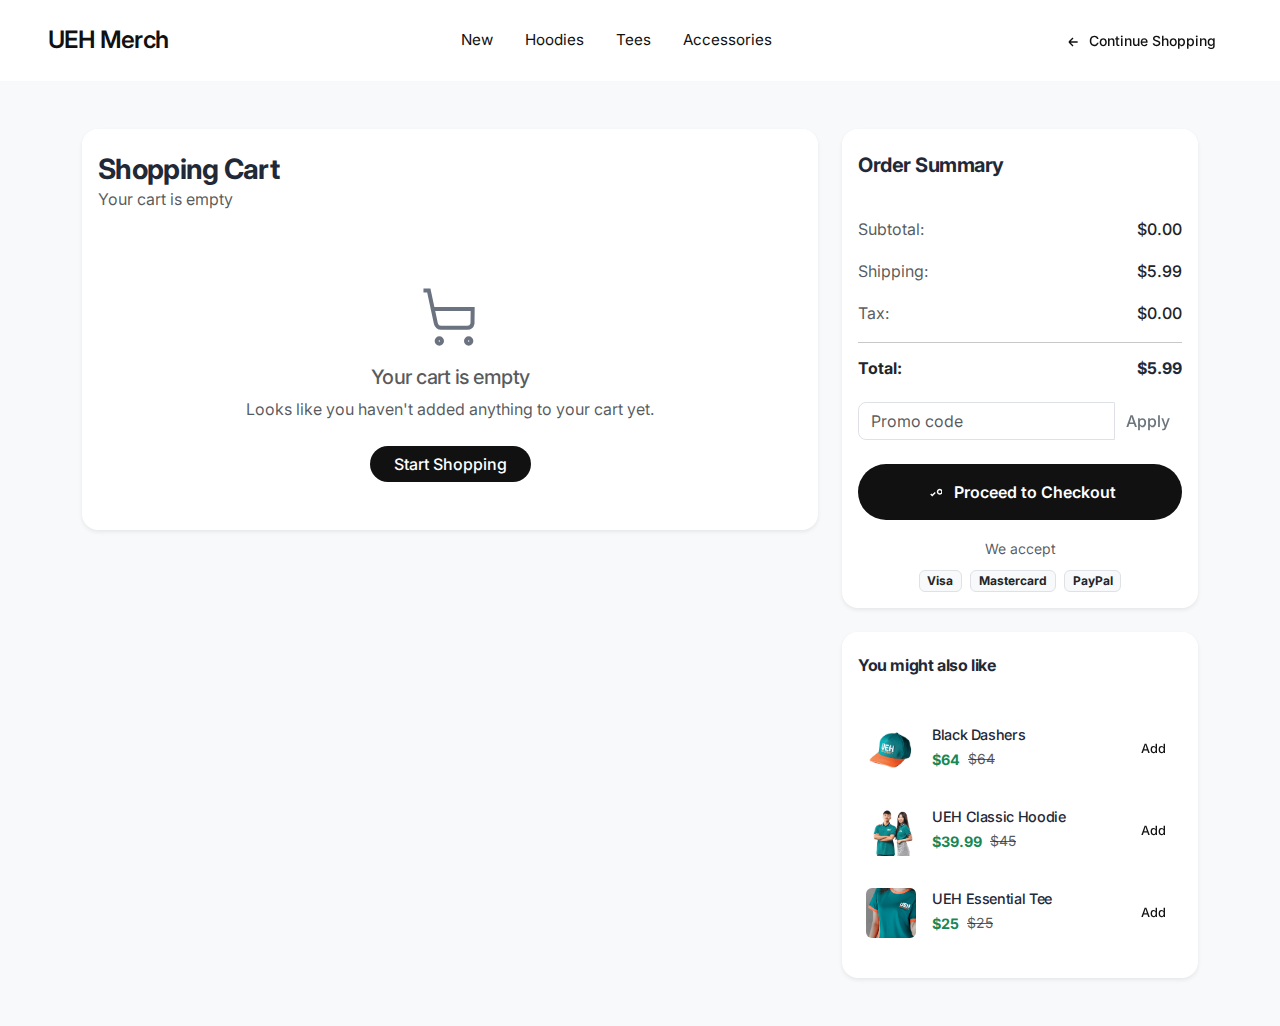
<file: cart.html>
<!DOCTYPE html>
<html lang="en">
<head>
    <meta charset="UTF-8">
    <meta name="viewport" content="width=device-width, initial-scale=1.0">
    <title>Shopping Cart - UEH Merch</title>
    
    <!-- Bootstrap 5.3 CSS -->
    <link href="https://cdn.jsdelivr.net/npm/bootstrap@5.3.0/dist/css/bootstrap.min.css" rel="stylesheet">
    <!-- Minimal custom styles -->
    <link rel="stylesheet" href="styles.css">
    
    <!-- Fonts -->
    <link rel="preconnect" href="https://fonts.googleapis.com">
    <link rel="preconnect" href="https://fonts.gstatic.com" crossorigin>
    <link href="https://fonts.googleapis.com/css2?family=Inter:wght@300;400;500;600;700&display=swap" rel="stylesheet">
</head>
<body class="bg-light">
    <!-- Navigation -->
    <nav class="navbar navbar-expand-lg navbar-light bg-white sticky-top" id="mainNav">
        <div class="container-fluid px-3 px-lg-5">
            <!-- Brand -->
            <a class="navbar-brand fw-semibold fs-4" href="index.html" style="color: #111;">UEH Merch</a>
            
            <!-- Toggle button for mobile -->
            <button class="navbar-toggler border-0" type="button" data-bs-toggle="collapse" data-bs-target="#navbarNav">
                <span class="navbar-toggler-icon"></span>
            </button>
            
            <!-- Navigation items -->
            <div class="collapse navbar-collapse" id="navbarNav">
                <ul class="navbar-nav mx-auto d-none d-lg-flex">
                    <li class="nav-item mx-3">
                        <a class="nav-link" href="index.html#new">New</a>
                    </li>
                    <li class="nav-item mx-3">
                        <a class="nav-link" href="index.html#products">Hoodies</a>
                    </li>
                    <li class="nav-item mx-3">
                        <a class="nav-link" href="index.html#products">Tees</a>
                    </li>
                    <li class="nav-item mx-3">
                        <a class="nav-link" href="index.html#products">Accessories</a>
                    </li>
                </ul>
                
                <!-- Right side controls -->
                <div class="d-flex align-items-center gap-3">
                    <a href="index.html" class="btn btn-outline-dark btn-sm rounded-pill px-3">
                        <svg width="16" height="16" viewBox="0 0 24 24" fill="none" stroke="currentColor" stroke-width="2" class="me-1">
                            <path d="M19 12H6m0 0l6 6m-6-6l6-6"/>
                        </svg>
                        Continue Shopping
                    </a>
                </div>
            </div>
        </div>
    </nav>

    <!-- Main Cart Content -->
    <main class="container py-5">
        <div class="row">
            <!-- Cart Items Section -->
            <div class="col-lg-8">
                <div class="card border-0 shadow-sm mb-4" style="border-radius: 16px;">
                    <div class="card-header bg-white border-0 py-4" style="border-radius: 16px 16px 0 0;">
                        <h3 class="mb-0 fw-bold" style="color: #1f2937;">Shopping Cart</h3>
                        <p class="text-muted mb-0" id="cartItemCount">3 items in your cart</p>
                    </div>
                    
                    <div class="card-body p-0">
                        <div id="cartItemsList">
                            <!-- Cart items will be populated by JavaScript -->
                        </div>
                        
                        <!-- Empty Cart State -->
                        <div id="emptyCartState" class="text-center py-5 d-none">
                            <svg width="64" height="64" viewBox="0 0 24 24" fill="none" stroke="#6b7280" stroke-width="1.5" class="mb-3">
                                <circle cx="8" cy="21" r="1"></circle>
                                <circle cx="19" cy="21" r="1"></circle>
                                <path d="M2.05 2.05h2l2.66 12.42a2 2 0 0 0 2 1.58h9.78a2 2 0 0 0 1.95-1.57L20.5 9H5.12"></path>
                            </svg>
                            <h5 class="text-muted mb-2">Your cart is empty</h5>
                            <p class="text-muted mb-4">Looks like you haven't added anything to your cart yet.</p>
                            <a href="index.html" class="btn btn-dark rounded-pill px-4">Start Shopping</a>
                        </div>
                    </div>
                </div>
            </div>
            
            <!-- Order Summary Section -->
            <div class="col-lg-4">
                <div class="card border-0 shadow-sm" style="border-radius: 16px;">
                    <div class="card-header bg-white border-0 py-4" style="border-radius: 16px 16px 0 0;">
                        <h5 class="mb-0 fw-bold" style="color: #1f2937;">Order Summary</h5>
                    </div>
                    
                    <div class="card-body">
                        <div class="d-flex justify-content-between mb-3">
                            <span class="text-muted">Subtotal:</span>
                            <span id="cartSubtotal" class="fw-medium">$0.00</span>
                        </div>
                        
                        <div class="d-flex justify-content-between mb-3">
                            <span class="text-muted">Shipping:</span>
                            <span id="cartShipping" class="fw-medium">Free</span>
                        </div>
                        
                        <div class="d-flex justify-content-between mb-3">
                            <span class="text-muted">Tax:</span>
                            <span id="cartTax" class="fw-medium">$0.00</span>
                        </div>
                        
                        <hr class="my-3">
                        
                        <div class="d-flex justify-content-between mb-4">
                            <span class="h6 mb-0 fw-bold">Total:</span>
                            <span id="cartTotal" class="h6 mb-0 fw-bold" style="color: #1f2937;">$0.00</span>
                        </div>
                        
                        <!-- Promo Code -->
                        <div class="mb-4">
                            <div class="input-group">
                                <input type="text" class="form-control" id="promoCode" placeholder="Promo code" style="border-radius: 8px 0 0 8px;">
                                <button class="btn btn-outline-secondary" type="button" onclick="applyPromoCode()" style="border-radius: 0 8px 8px 0;">Apply</button>
                            </div>
                        </div>
                        
                        <!-- Checkout Button -->
                        <button class="btn btn-dark w-100 rounded-pill py-3 mb-3" onclick="proceedToCheckout()" style="font-weight: 600;">
                            <svg width="18" height="18" viewBox="0 0 24 24" fill="none" stroke="currentColor" stroke-width="2" class="me-2">
                                <path d="M9 12l2 2 4-4"></path>
                                <path d="M21 12c-1 0-3-1-3-3s2-3 3-3 3 1 3 3-2 3-3 3"></path>
                            </svg>
                            Proceed to Checkout
                        </button>
                        
                        <!-- Payment Options -->
                        <div class="text-center">
                            <small class="text-muted">We accept</small>
                            <div class="d-flex justify-content-center gap-2 mt-2">
                                <span class="badge bg-light text-dark border">Visa</span>
                                <span class="badge bg-light text-dark border">Mastercard</span>
                                <span class="badge bg-light text-dark border">PayPal</span>
                            </div>
                        </div>
                    </div>
                </div>
                
                <!-- Recommended Products -->
                <div class="card border-0 shadow-sm mt-4" style="border-radius: 16px;">
                    <div class="card-header bg-white border-0 py-4" style="border-radius: 16px 16px 0 0;">
                        <h6 class="mb-0 fw-bold" style="color: #1f2937;">You might also like</h6>
                    </div>
                    <div class="card-body">
                        <div id="recommendedProducts">
                            <!-- Recommended products will be populated by JavaScript -->
                        </div>
                    </div>
                </div>
            </div>
        </div>
    </main>

    <!-- Toast Container -->
    <div class="toast-container position-fixed bottom-0 end-0 p-3" id="toastContainer">
        <!-- Toasts will be inserted here -->
    </div>

    <!-- Bootstrap JS -->
    <script src="https://cdn.jsdelivr.net/npm/bootstrap@5.3.0/dist/js/bootstrap.bundle.min.js"></script>
    
    <!-- Cart JavaScript -->
    <script src="cart.js"></script>
</body>
</html>
</file>
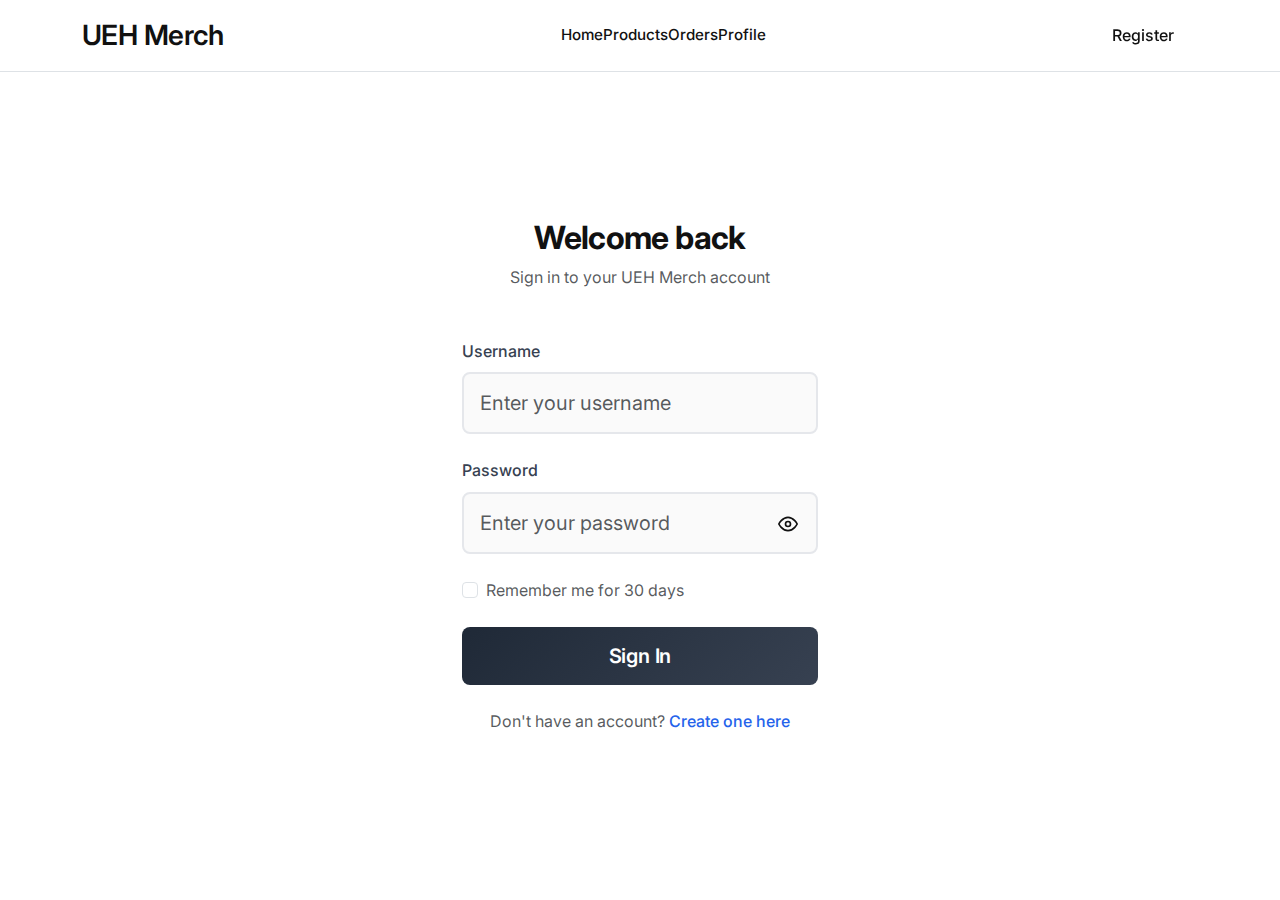
<file: login.html>
<!DOCTYPE html>
<html lang="en">
<head>
    <meta charset="UTF-8">
    <meta name="viewport" content="width=device-width, initial-scale=1.0">
    <title>Login - UEH Merch</title>
    
    <!-- Bootstrap 5.3 CSS -->
    <link href="https://cdn.jsdelivr.net/npm/bootstrap@5.3.0/dist/css/bootstrap.min.css" rel="stylesheet">
    
    <!-- Minimal custom styles -->
    <link rel="stylesheet" href="styles.css">
    
    <!-- Fonts -->
    <link rel="preconnect" href="https://fonts.googleapis.com">
    <link rel="preconnect" href="https://fonts.gstatic.com" crossorigin>
    <link href="https://fonts.googleapis.com/css2?family=Inter:wght@300;400;500;600;700&display=swap" rel="stylesheet">
</head>
<body class="bg-white">
    <!-- Modern Navigation -->
    <nav class="navbar navbar-expand-lg navbar-light bg-white sticky-top border-bottom">
        <div class="container">
            <a class="navbar-brand fw-bold fs-3" href="index.html" style="color: #111; letter-spacing: -0.02em;">UEH Merch</a>
            
            <button class="navbar-toggler border-0" type="button" data-bs-toggle="collapse" data-bs-target="#navbarNav">
                <span class="navbar-toggler-icon"></span>
            </button>
            
            <div class="collapse navbar-collapse" id="navbarNav">
                <ul class="navbar-nav mx-auto">
                    <li class="nav-item">
                        <a class="nav-link fw-medium px-3" href="index.html" style="color: #666;">Home</a>
                    </li>
                    <li class="nav-item">
                        <a class="nav-link fw-medium px-3" href="index.html#products" style="color: #666;">Products</a>
                    </li>
                    <li class="nav-item">
                        <a class="nav-link fw-medium px-3" href="orders.html" style="color: #666;">Orders</a>
                    </li>
                    <li class="nav-item">
                        <a class="nav-link fw-medium px-3" href="profile.html" style="color: #666;">Profile</a>
                    </li>
                </ul>
                
                <div class="d-flex align-items-center gap-3">
                    <a href="register.html" class="btn btn-outline-dark rounded-pill px-4 py-2 fw-medium">Register</a>
                </div>
            </div>
        </div>
    </nav>

    <!-- Login Form -->
    <main class="d-flex align-items-center justify-content-center" style="min-height: 90vh;">
        <div class="container">
            <div class="row justify-content-center">
                <div class="col-md-5 col-lg-4">
                    <div class="text-center mb-5">
                        <h1 class="h2 fw-bold mb-2" style="color: #111; letter-spacing: -0.02em;">Welcome back</h1>
                        <p class="text-muted">Sign in to your UEH Merch account</p>
                    </div>
                    
                    <form id="loginForm" class="needs-validation" novalidate>
                        <!-- Username Field -->
                        <div class="mb-4">
                            <label for="username" class="form-label fw-medium" style="color: #374151;">Username</label>
                            <input type="text" class="form-control form-control-lg rounded-3" id="username" required 
                                   style="border: 2px solid #e5e7eb; padding: 0.875rem 1rem; background: #fafafa;" 
                                   placeholder="Enter your username">
                            <div class="invalid-feedback">Please enter your username.</div>
                        </div>
                        
                        <!-- Password Field -->
                        <div class="mb-4">
                            <label for="password" class="form-label fw-medium" style="color: #374151;">Password</label>
                            <div class="position-relative">
                                <input type="password" class="form-control form-control-lg rounded-3" id="password" required 
                                       style="border: 2px solid #e5e7eb; padding: 0.875rem 1rem; background: #fafafa;" 
                                       placeholder="Enter your password">
                                <button type="button" class="btn btn-link position-absolute end-0 top-50 translate-middle-y me-2" 
                                        onclick="togglePassword()" style="border: none; background: none;">
                                    <svg width="20" height="20" viewBox="0 0 24 24" fill="none" stroke="currentColor" stroke-width="2">
                                        <path d="M1 12s4-8 11-8 11 8 11 8-4 8-11 8-11-8-11-8z"></path>
                                        <circle cx="12" cy="12" r="3"></circle>
                                    </svg>
                                </button>
                            </div>
                            <div class="invalid-feedback">Please enter your password.</div>
                        </div>
                        
                        <!-- Remember Me -->
                        <div class="mb-4">
                            <div class="form-check">
                                <input class="form-check-input" type="checkbox" id="rememberMe">
                                <label class="form-check-label text-muted" for="rememberMe">
                                    Remember me for 30 days
                                </label>
                            </div>
                        </div>
                        
                        <!-- Login Button -->
                        <div class="d-grid gap-2 mb-4">
                            <button type="submit" class="btn btn-dark btn-lg rounded-3" style="
                                font-weight: 600; 
                                padding: 0.875rem;
                                background: linear-gradient(135deg, #1f2937 0%, #374151 100%);
                                border: none;
                                letter-spacing: -0.01em;
                            ">
                                Sign In
                            </button>
                        </div>
                        
                        <!-- Register Link -->
                        <div class="text-center">
                            <p class="text-muted mb-0">
                                Don't have an account? 
                                <a href="register.html" class="text-decoration-none fw-medium" style="color: #2563eb;">
                                    Create one here
                                </a>
                            </p>
                        </div>
                    </form>
                </div>
            </div>
        </div>
    </main>

    <!-- Bootstrap JS -->
    <script src="https://cdn.jsdelivr.net/npm/bootstrap@5.3.0/dist/js/bootstrap.bundle.min.js"></script>
    <script>
        // Form validation and submission
        document.getElementById('loginForm').addEventListener('submit', function(e) {
            e.preventDefault();
            
            if (!this.checkValidity()) {
                e.stopPropagation();
                this.classList.add('was-validated');
                return;
            }
            
            const username = document.getElementById('username').value;
            const password = document.getElementById('password').value;
            
            // Simple validation (replace with real authentication)
            if (username && password) {
                // Store login state
                localStorage.setItem('isLoggedIn', 'true');
                localStorage.setItem('username', username);
                
                // Show success message and redirect
                alert('Login successful! Welcome back!');
                window.location.href = 'index.html';
            }
        });
        
        // Toggle password visibility
        function togglePassword() {
            const passwordInput = document.getElementById('password');
            const type = passwordInput.getAttribute('type') === 'password' ? 'text' : 'password';
            passwordInput.setAttribute('type', type);
        }
    </script>
</body>
</html>
</file>
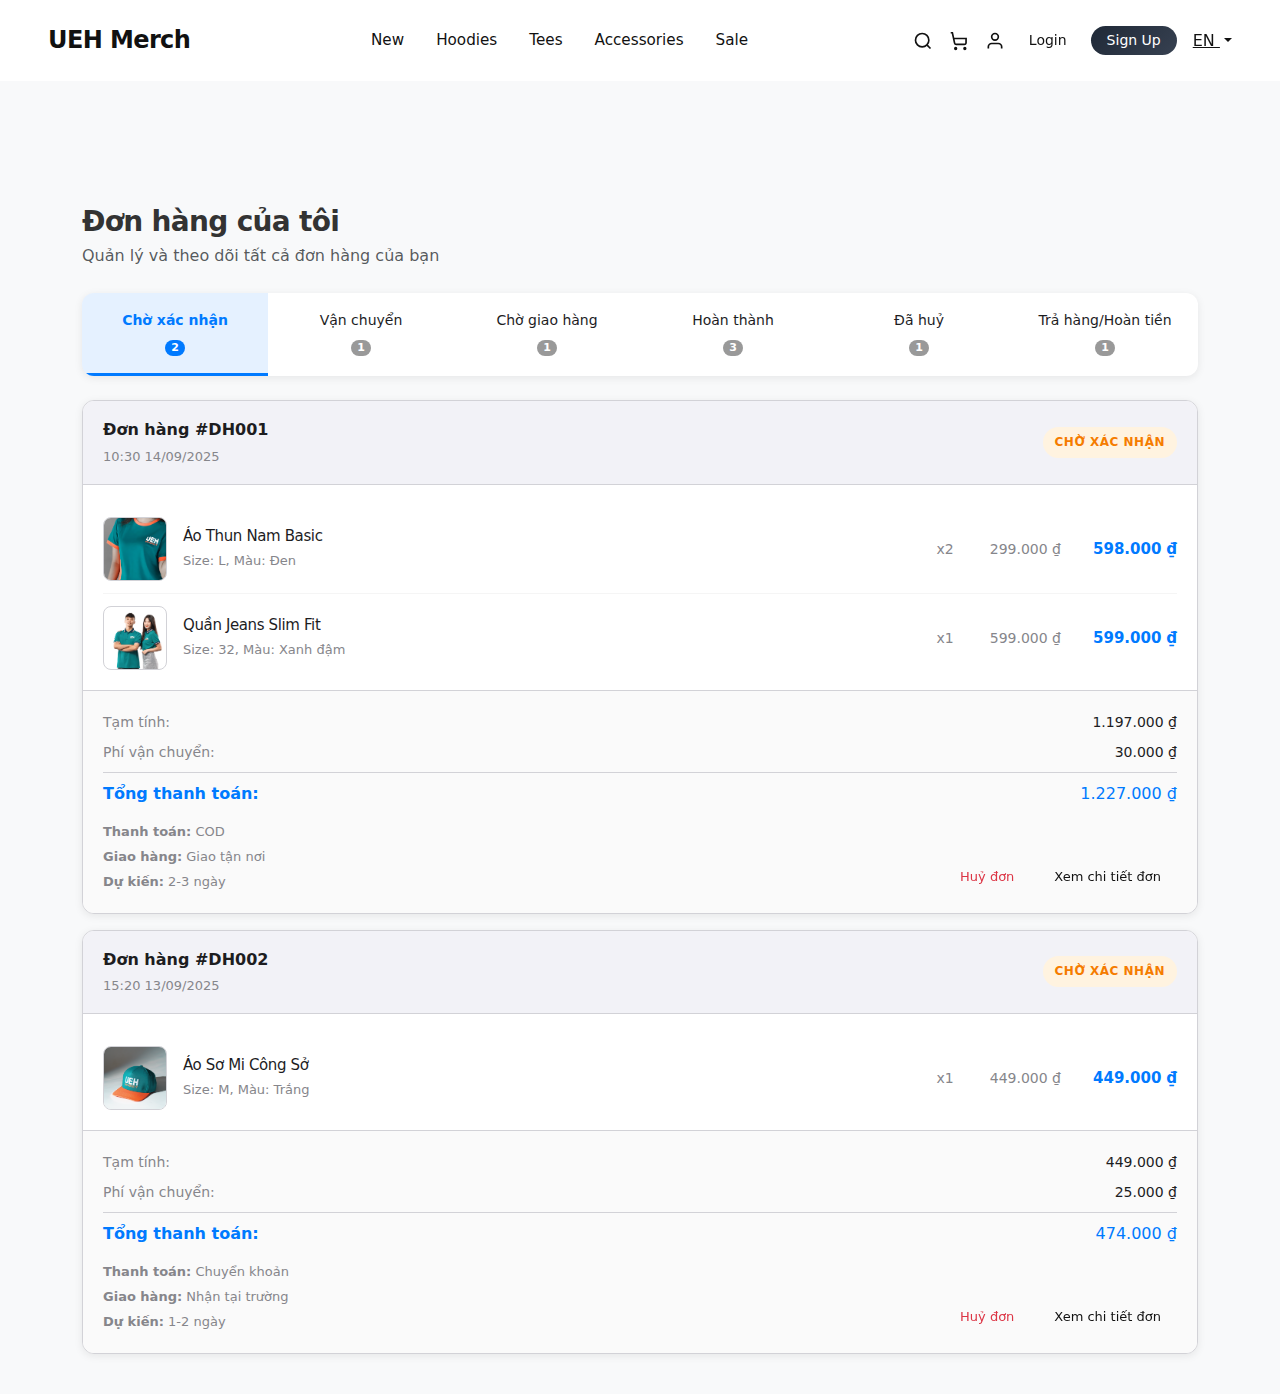
<file: orders.html>
<!DOCTYPE html>
<html lang="vi">
<head>
    <meta charset="UTF-8">
    <meta name="viewport" content="width=device-width, initial-scale=1.0">
    <title>Quản lý đơn hàng - Fashion Store</title>
    <link href="https://cdn.jsdelivr.net/npm/bootstrap@5.3.0/dist/css/bootstrap.min.css" rel="stylesheet">
    <link rel="stylesheet" href="styles.css">
    <link rel="stylesheet" href="orders.css">
</head>
<body class="bg-light">
    <!-- Sticky Navigation từ home -->
    <nav class="navbar navbar-expand-lg navbar-light bg-white sticky-top" id="mainNav">
        <div class="container-fluid px-3 px-lg-5">
            <!-- Brand -->
            <a class="navbar-brand fw-semibold fs-4" href="index.html" style="color: #111;">UEH Merch</a>
            
            <!-- Toggle button for mobile -->
            <button class="navbar-toggler border-0" type="button" data-bs-toggle="collapse" data-bs-target="#navbarNav">
                <span class="navbar-toggler-icon"></span>
            </button>
            
            <!-- Navigation items -->
            <div class="collapse navbar-collapse" id="navbarNav">
                <ul class="navbar-nav mx-auto d-none d-lg-flex">
                    <li class="nav-item mx-3">
                        <a class="nav-link" href="index.html#new">New</a>
                    </li>
                    <li class="nav-item mx-3">
                        <a class="nav-link" href="index.html#products">Hoodies</a>
                    </li>
                    <li class="nav-item mx-3">
                        <a class="nav-link" href="index.html#products">Tees</a>
                    </li>
                    <li class="nav-item mx-3">
                        <a class="nav-link" href="index.html#products">Accessories</a>
                    </li>
                    <li class="nav-item mx-3">
                        <a class="nav-link" href="index.html#products">Sale</a>
                    </li>
                </ul>
                
                <!-- Right side controls -->
                <div class="d-flex align-items-center gap-3">
                    <button class="btn btn-link p-0 border-0" id="searchBtn" data-bs-toggle="modal" data-bs-target="#searchModal">
                        <svg width="20" height="20" viewBox="0 0 24 24" fill="none" stroke="currentColor" stroke-width="2">
                            <circle cx="11" cy="11" r="8"></circle>
                            <path d="m21 21-4.35-4.35"></path>
                        </svg>
                    </button>
                    
                    <button class="btn btn-link p-0 border-0 position-relative" id="cartBtn" data-bs-toggle="offcanvas" data-bs-target="#cartOffcanvas">
                        <svg width="20" height="20" viewBox="0 0 24 24" fill="none" stroke="currentColor" stroke-width="2">
                            <circle cx="8" cy="21" r="1"></circle>
                            <circle cx="19" cy="21" r="1"></circle>
                            <path d="M2.05 2.05h2l2.66 12.42a2 2 0 0 0 2 1.58h9.78a2 2 0 0 0 1.95-1.57L20.5 9H5.12"></path>
                        </svg>
                        <span class="badge bg-primary rounded-pill position-absolute top-0 start-100 translate-middle d-none" id="cartCount">0</span>
                    </button>
                    
                    <!-- Auth Section -->
                    <div id="authSection">
                        <!-- Not logged in state -->
                        <div id="notLoggedIn" class="d-flex align-items-center gap-2">
                            <a href="profile.html" class="btn btn-link p-0 border-0" title="Profile">
                                <svg width="20" height="20" viewBox="0 0 24 24" fill="none" stroke="currentColor" stroke-width="2">
                                    <path d="M20 21v-2a4 4 0 0 0-4-4H8a4 4 0 0 0-4 4v2"></path>
                                    <circle cx="12" cy="7" r="4"></circle>
                                </svg>
                            </a>
                            <a href="login.html" class="btn btn-outline-dark btn-sm rounded-pill px-3" style="font-size: 14px; font-weight: 500;">
                                Login
                            </a>
                            <a href="register.html" class="btn btn-dark btn-sm rounded-pill px-3" style="
                                font-size: 14px; 
                                font-weight: 500;
                                background: linear-gradient(135deg, #1f2937 0%, #374151 100%);
                                border: none;
                            ">
                                Sign Up
                            </a>
                        </div>
                        
                        <!-- Logged in state -->
                        <div id="loggedIn" class="d-none">
                            <div class="dropdown">
                                <button class="btn btn-link dropdown-toggle p-0 border-0 d-flex align-items-center gap-2" type="button" data-bs-toggle="dropdown" style="color: #374151;">
                                    <div class="d-flex align-items-center justify-content-center rounded-circle" style="
                                        width: 32px; 
                                        height: 32px; 
                                        background: linear-gradient(135deg, #2563eb 0%, #1d4ed8 100%);
                                        color: white;
                                        font-size: 14px;
                                        font-weight: 600;
                                    " id="userAvatar">
                                        U
                                    </div>
                                    <span class="fw-medium d-none d-lg-inline" id="username" style="font-size: 14px;">User</span>
                                </button>
                                <ul class="dropdown-menu dropdown-menu-end shadow" style="min-width: 200px; border: none; box-shadow: 0 8px 32px rgba(0,0,0,0.12) !important;">
                                    <li>
                                        <div class="dropdown-header">
                                            <div class="fw-semibold" style="color: #111; font-size: 14px;" id="userFullName">Welcome back!</div>
                                            <small class="text-muted" id="userEmail">user@ueh.edu.vn</small>
                                        </div>
                                    </li>
                                    <li><hr class="dropdown-divider"></li>
                                    <li>
                                        <a class="dropdown-item d-flex align-items-center gap-2" href="profile.html" style="padding: 0.5rem 1rem; font-size: 14px;">
                                            <svg width="16" height="16" viewBox="0 0 24 24" fill="none" stroke="currentColor" stroke-width="2">
                                                <path d="M20 21v-2a4 4 0 0 0-4-4H8a4 4 0 0 0-4 4v2"></path>
                                                <circle cx="12" cy="7" r="4"></circle>
                                            </svg>
                                            My Profile
                                        </a>
                                    </li>
                                    <li>
                                        <a class="dropdown-item d-flex align-items-center gap-2" href="orders.html" style="padding: 0.5rem 1rem; font-size: 14px;">
                                            <svg width="16" height="16" viewBox="0 0 24 24" fill="none" stroke="currentColor" stroke-width="2">
                                                <circle cx="8" cy="21" r="1"></circle>
                                                <circle cx="19" cy="21" r="1"></circle>
                                                <path d="M2.05 2.05h2l2.66 12.42a2 2 0 0 0 2 1.58h9.78a2 2 0 0 0 1.95-1.57L20.5 9H5.12"></path>
                                            </svg>
                                            My Orders
                                        </a>
                                    </li>
                                    <li>
                                        <a class="dropdown-item d-flex align-items-center gap-2" href="#" style="padding: 0.5rem 1rem; font-size: 14px;">
                                            <svg width="16" height="16" viewBox="0 0 24 24" fill="none" stroke="currentColor" stroke-width="2">
                                                <path d="M19 14c1.49-1.46 3-3.21 3-5.5A5.5 5.5 0 0 0 16.5 3c-1.76 0-3 .5-4.5 2-1.5-1.5-2.74-2-4.5-2A5.5 5.5 0 0 0 2 8.5c0 2.29 1.51 4.04 3 5.5l7 7 7-7z"></path>
                                            </svg>
                                            Wishlist
                                        </a>
                                    </li>
                                    <li>
                                        <a class="dropdown-item d-flex align-items-center gap-2" href="#" style="padding: 0.5rem 1rem; font-size: 14px;">
                                            <svg width="16" height="16" viewBox="0 0 24 24" fill="none" stroke="currentColor" stroke-width="2">
                                                <path d="M12 22s8-4 8-10V5l-8-3-8 3v7c0 6 8 10 8 10z"></path>
                                            </svg>
                                            Settings
                                        </a>
                                    </li>
                                    <li><hr class="dropdown-divider"></li>
                                    <li>
                                        <button class="dropdown-item d-flex align-items-center gap-2 text-danger" onclick="logout()" style="padding: 0.5rem 1rem; font-size: 14px; border: none; background: none; width: 100%; text-align: left;">
                                            <svg width="16" height="16" viewBox="0 0 24 24" fill="none" stroke="currentColor" stroke-width="2">
                                                <path d="M9 21H5a2 2 0 0 1-2-2V5a2 2 0 0 1 2-2h4"></path>
                                                <polyline points="16,17 21,12 16,7"></polyline>
                                                <line x1="21" y1="12" x2="9" y2="12"></line>
                                            </svg>
                                            Logout
                                        </button>
                                    </li>
                                </ul>
                            </div>
                        </div>
                    </div>
                    
                    <div class="dropdown">
                        <button class="btn btn-link dropdown-toggle p-0 border-0" type="button" data-bs-toggle="dropdown">
                            EN
                        </button>
                        <ul class="dropdown-menu dropdown-menu-end">
                            <li><a class="dropdown-item" href="#" onclick="toggleLanguage('en')">English</a></li>
                            <li><a class="dropdown-item" href="#" onclick="toggleLanguage('vi')">Tiếng Việt</a></li>
                        </ul>
                    </div>
                </div>
            </div>
        </div>
    </nav>

    <!-- Add top padding to account for fixed navbar -->
    <div style="padding-top: 100px;">
        <!-- Main Content -->
        <div class="container py-4">
            <!-- Page Header -->
            <div class="mb-4">
                <h1 class="h3 fw-bold mb-1" style="color: #333;">Đơn hàng của tôi</h1>
                <p class="text-muted mb-0">Quản lý và theo dõi tất cả đơn hàng của bạn</p>
            </div>

            <!-- Order Status Tabs -->
            <div class="order-tabs-container mb-4">
                <div class="order-tabs">
                    <button class="order-tab active" data-status="CHO_XAC_NHAN">
                        <span>Chờ xác nhận</span>
                        <span class="order-count">2</span>
                    </button>
                    <button class="order-tab" data-status="VAN_CHUYEN">
                        <span>Vận chuyển</span>
                        <span class="order-count">1</span>
                    </button>
                    <button class="order-tab" data-status="CHO_GIAO_HANG">
                        <span>Chờ giao hàng</span>
                        <span class="order-count">1</span>
                    </button>
                    <button class="order-tab" data-status="HOAN_THANH">
                        <span>Hoàn thành</span>
                        <span class="order-count">3</span>
                    </button>
                    <button class="order-tab" data-status="DA_HUY">
                        <span>Đã huỷ</span>
                        <span class="order-count">1</span>
                    </button>
                    <button class="order-tab" data-status="TRA_HOAN_TIEN">
                        <span>Trả hàng/Hoàn tiền</span>
                        <span class="order-count">1</span>
                    </button>
                </div>
            </div>

            <!-- Orders List -->
            <div id="ordersContainer">
                <!-- Orders will be rendered here by JavaScript -->
            </div>

            <!-- Empty State -->
            <div id="emptyState" class="text-center py-5 d-none">
                <div class="mb-3">
                    <svg width="64" height="64" viewBox="0 0 24 24" fill="none" stroke="#ccc" stroke-width="1">
                        <path d="M16 4h2a2 2 0 0 1 2 2v14a2 2 0 0 1-2 2H6a2 2 0 0 1-2-2V6a2 2 0 0 1 2-2h2"></path>
                        <rect x="8" y="2" width="8" height="4" rx="1" ry="1"></rect>
                    </svg>
                </div>
                <h5 class="text-muted">Chưa có đơn hàng nào</h5>
                <p class="text-muted mb-3">Hãy bắt đầu mua sắm để có đơn hàng đầu tiên!</p>
                <a href="index.html" class="btn btn-primary rounded-pill px-4">Tiếp tục mua sắm</a>
            </div>
        </div>
    </div>

    <!-- Scripts -->
    <script src="https://cdn.jsdelivr.net/npm/bootstrap@5.3.0/dist/js/bootstrap.bundle.min.js"></script>
    <script>
        // Mock Orders Data
        const ordersData = {
            CHO_XAC_NHAN: [
                {
                    id: "DH001",
                    orderDate: "2025-09-14T10:30:00",
                    status: "CHO_XAC_NHAN",
                    items: [
                        {
                            id: 1,
                            name: "Áo Thun Nam Basic",
                            variant: "Size: L, Màu: Đen",
                            quantity: 2,
                            price: 299000,
                            image: "shirt.png"
                        },
                        {
                            id: 2,
                            name: "Quần Jeans Slim Fit",
                            variant: "Size: 32, Màu: Xanh đậm",
                            quantity: 1,
                            price: 599000,
                            image: "SP-04.png"
                        }
                    ],
                    subtotal: 1197000,
                    shippingFee: 30000,
                    total: 1227000,
                    paymentMethod: "COD",
                    shippingMethod: "Giao tận nơi",
                    eta: "2-3 ngày"
                },
                {
                    id: "DH002",
                    orderDate: "2025-09-13T15:20:00",
                    status: "CHO_XAC_NHAN",
                    items: [
                        {
                            id: 3,
                            name: "Áo Sơ Mi Công Sở",
                            variant: "Size: M, Màu: Trắng",
                            quantity: 1,
                            price: 449000,
                            image: "SP-25.png"
                        }
                    ],
                    subtotal: 449000,
                    shippingFee: 25000,
                    total: 474000,
                    paymentMethod: "Chuyển khoản",
                    shippingMethod: "Nhận tại trường",
                    eta: "1-2 ngày"
                }
            ],
            VAN_CHUYEN: [
                {
                    id: "DH003",
                    orderDate: "2025-09-12T09:15:00",
                    status: "VAN_CHUYEN",
                    items: [
                        {
                            id: 4,
                            name: "Hoodie Unisex",
                            variant: "Size: L, Màu: Xám",
                            quantity: 1,
                            price: 699000,
                            image: "shirt.png"
                        }
                    ],
                    subtotal: 699000,
                    shippingFee: 30000,
                    total: 729000,
                    paymentMethod: "Chuyển khoản",
                    shippingMethod: "Giao tận nơi",
                    eta: "Dự kiến giao: 15/09/2025",
                    trackingCode: "VN123456789"
                }
            ],
            CHO_GIAO_HANG: [
                {
                    id: "DH004",
                    orderDate: "2025-09-11T14:45:00",
                    status: "CHO_GIAO_HANG",
                    items: [
                        {
                            id: 5,
                            name: "Váy Midi Hoa",
                            variant: "Size: S, Màu: Hồng",
                            quantity: 1,
                            price: 399000,
                            image: "SP-04.png"
                        }
                    ],
                    subtotal: 399000,
                    shippingFee: 25000,
                    total: 424000,
                    paymentMethod: "COD",
                    shippingMethod: "Giao tận nơi",
                    eta: "Hôm nay (14/09)",
                    shipperPhone: "0912345678"
                }
            ],
            HOAN_THANH: [
                {
                    id: "DH005",
                    orderDate: "2025-09-08T11:20:00",
                    deliveredDate: "2025-09-10T16:30:00",
                    status: "HOAN_THANH",
                    items: [
                        {
                            id: 6,
                            name: "Blazer Nữ Công Sở",
                            variant: "Size: M, Màu: Đen",
                            quantity: 1,
                            price: 899000,
                            image: "SP-25.png"
                        }
                    ],
                    subtotal: 899000,
                    shippingFee: 30000,
                    total: 929000,
                    paymentMethod: "Chuyển khoản",
                    shippingMethod: "Giao tận nơi"
                }
            ],
            DA_HUY: [
                {
                    id: "DH006",
                    orderDate: "2025-09-07T13:10:00",
                    cancelledDate: "2025-09-07T18:00:00",
                    status: "DA_HUY",
                    items: [
                        {
                            id: 7,
                            name: "Áo Khoác Denim",
                            variant: "Size: L, Màu: Xanh nhạt",
                            quantity: 1,
                            price: 799000,
                            image: "shirt.png"
                        }
                    ],
                    subtotal: 799000,
                    shippingFee: 30000,
                    total: 829000,
                    paymentMethod: "COD",
                    shippingMethod: "Giao tận nơi",
                    cancelReason: "Khách hàng đổi ý"
                }
            ],
            TRA_HOAN_TIEN: [
                {
                    id: "DH007",
                    orderDate: "2025-09-05T16:25:00",
                    returnDate: "2025-09-12T10:00:00",
                    status: "TRA_HOAN_TIEN",
                    items: [
                        {
                            id: 8,
                            name: "Chân Váy Xòe",
                            variant: "Size: M, Màu: Đỏ",
                            quantity: 1,
                            price: 349000,
                            image: "SP-04.png"
                        }
                    ],
                    subtotal: 349000,
                    shippingFee: 25000,
                    total: 374000,
                    paymentMethod: "Chuyển khoản",
                    shippingMethod: "Giao tận nơi",
                    returnReason: "Sản phẩm bị lỗi",
                    refundStatus: "Đang xử lý"
                }
            ]
        };

        // Current active status
        let currentStatus = 'CHO_XAC_NHAN';

        // Initialize page
        document.addEventListener('DOMContentLoaded', function() {
            setupTabSwitching();
            renderOrders(currentStatus);
        });

        // Setup tab switching functionality
        function setupTabSwitching() {
            const tabs = document.querySelectorAll('.order-tab');
            tabs.forEach(tab => {
                tab.addEventListener('click', function() {
                    // Remove active class from all tabs
                    tabs.forEach(t => t.classList.remove('active'));
                    // Add active class to clicked tab
                    this.classList.add('active');
                    
                    // Get status and render orders
                    currentStatus = this.dataset.status;
                    renderOrders(currentStatus);
                });
            });
        }

        // Render orders based on status
        function renderOrders(status) {
            const container = document.getElementById('ordersContainer');
            const emptyState = document.getElementById('emptyState');
            const orders = ordersData[status] || [];

            if (orders.length === 0) {
                container.innerHTML = '';
                emptyState.classList.remove('d-none');
                return;
            }

            emptyState.classList.add('d-none');
            container.innerHTML = orders.map(order => createOrderCard(order)).join('');
        }

        // Create order card HTML
        function createOrderCard(order) {
            const statusConfig = getStatusConfig(order.status);
            const itemsHtml = order.items.map(item => `
                <div class="order-item">
                    <img src="${item.image}" alt="${item.name}" class="item-image">
                    <div class="item-details">
                        <h6 class="item-name">${item.name}</h6>
                        <p class="item-variant">${item.variant}</p>
                    </div>
                    <div class="item-quantity">x${item.quantity}</div>
                    <div class="item-price">${formatPrice(item.price)}</div>
                    <div class="item-total">${formatPrice(item.price * item.quantity)}</div>
                </div>
            `).join('');

            const actionsHtml = getActionButtons(order);

            return `
                <div class="order-card">
                    <!-- Order Header -->
                    <div class="order-header">
                        <div class="order-info">
                            <span class="order-id">Đơn hàng #${order.id}</span>
                            <span class="order-date">${formatDate(order.orderDate)}</span>
                        </div>
                        <span class="order-status-chip ${statusConfig.class}">${statusConfig.label}</span>
                    </div>

                    <!-- Order Items -->
                    <div class="order-items">
                        ${itemsHtml}
                    </div>

                    <!-- Order Footer -->
                    <div class="order-footer">
                        <div class="order-summary">
                            <div class="summary-row">
                                <span>Tạm tính:</span>
                                <span>${formatPrice(order.subtotal)}</span>
                            </div>
                            <div class="summary-row">
                                <span>Phí vận chuyển:</span>
                                <span>${formatPrice(order.shippingFee)}</span>
                            </div>
                            <div class="summary-row total">
                                <span>Tổng thanh toán:</span>
                                <span>${formatPrice(order.total)}</span>
                            </div>
                        </div>
                        
                        <div class="order-details">
                            <div class="payment-shipping-info">
                                <span><strong>Thanh toán:</strong> ${order.paymentMethod}</span>
                                <span><strong>Giao hàng:</strong> ${order.shippingMethod}</span>
                                ${order.eta ? `<span><strong>Dự kiến:</strong> ${order.eta}</span>` : ''}
                            </div>
                            
                            <div class="order-actions">
                                ${actionsHtml}
                                <a href="#" class="btn btn-link order-detail-link">Xem chi tiết đơn</a>
                            </div>
                        </div>
                    </div>
                </div>
            `;
        }

        // Get status configuration
        function getStatusConfig(status) {
            const configs = {
                CHO_XAC_NHAN: { label: 'Chờ xác nhận', class: 'status-pending' },
                VAN_CHUYEN: { label: 'Đang vận chuyển', class: 'status-shipping' },
                CHO_GIAO_HANG: { label: 'Chờ giao hàng', class: 'status-ready' },
                HOAN_THANH: { label: 'Hoàn thành', class: 'status-completed' },
                DA_HUY: { label: 'Đã huỷ', class: 'status-cancelled' },
                TRA_HOAN_TIEN: { label: 'Trả hàng/Hoàn tiền', class: 'status-refund' }
            };
            return configs[status] || { label: status, class: 'status-default' };
        }

        // Get action buttons based on order status
        function getActionButtons(order) {
            switch (order.status) {
                case 'CHO_XAC_NHAN':
                    return '<button class="btn btn-outline-danger btn-sm">Huỷ đơn</button>';
                case 'VAN_CHUYEN':
                    return '<button class="btn btn-outline-primary btn-sm">Theo dõi vận đơn</button>';
                case 'CHO_GIAO_HANG':
                    return '<button class="btn btn-outline-primary btn-sm">Liên hệ shipper</button>';
                case 'HOAN_THANH':
                    return `
                        <button class="btn btn-outline-warning btn-sm me-2">Đánh giá</button>
                        <button class="btn btn-primary btn-sm">Mua lại</button>
                    `;
                case 'DA_HUY':
                    return '<button class="btn btn-primary btn-sm">Mua lại</button>';
                case 'TRA_HOAN_TIEN':
                    return '<button class="btn btn-outline-info btn-sm">Xem tiến trình hoàn tiền</button>';
                default:
                    return '';
            }
        }

        // Utility functions
        function formatPrice(price) {
            return new Intl.NumberFormat('vi-VN', {
                style: 'currency',
                currency: 'VND'
            }).format(price);
        }

        function formatDate(dateString) {
            const date = new Date(dateString);
            return date.toLocaleDateString('vi-VN', {
                day: '2-digit',
                month: '2-digit',
                year: 'numeric',
                hour: '2-digit',
                minute: '2-digit'
            });
        }
    </script>
</body>
</html>
</file>
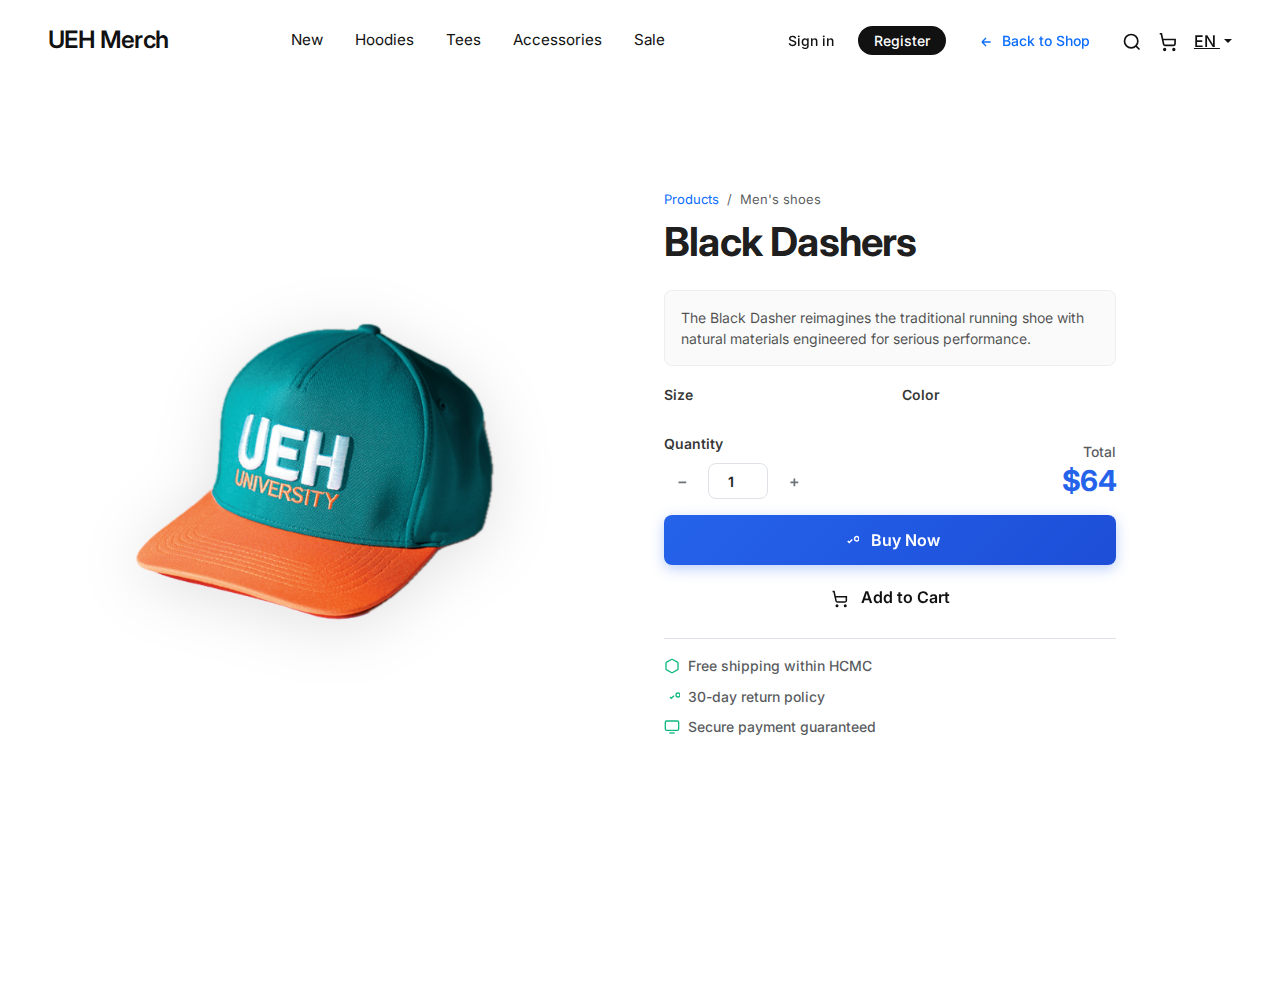
<file: product-detail.html>
<!DOCTYPE html>
<html lang="en">
<head>
    <meta charset="UTF-8">
    <meta name="viewport" content="width=device-width, initial-scale=1.0">
    <title>Product Detail - UEH Merch</title>
    
    <!-- Bootstrap 5.3 CSS -->
    <link href="https://cdn.jsdelivr.net/npm/bootstrap@5.3.0/dist/css/bootstrap.min.css" rel="stylesheet">
    
    <!-- Minimal custom styles -->
    <link rel="stylesheet" href="styles.css">
    
    <!-- Fonts -->
    <link rel="preconnect" href="https://fonts.googleapis.com">
    <link rel="preconnect" href="https://fonts.gstatic.com" crossorigin>
    <link href="https://fonts.googleapis.com/css2?family=Inter:wght@300;400;500;600;700&display=swap" rel="stylesheet">
</head>
<body>
    <!-- Sticky Navigation -->
    <nav class="navbar navbar-expand-lg navbar-light bg-white sticky-top" id="mainNav">
        <div class="container-fluid px-3 px-lg-5">
            <!-- Brand -->
            <a class="navbar-brand fw-semibold fs-4" href="index.html" style="color: #111;">UEH Merch</a>
            
            <!-- Toggle button for mobile -->
            <button class="navbar-toggler border-0" type="button" data-bs-toggle="collapse" data-bs-target="#navbarNav">
                <span class="navbar-toggler-icon"></span>
            </button>
            
            <!-- Navigation items -->
            <div class="collapse navbar-collapse" id="navbarNav">
                <ul class="navbar-nav mx-auto d-none d-lg-flex">
                    <li class="nav-item mx-3">
                        <a class="nav-link" href="index.html#new">New</a>
                    </li>
                    <li class="nav-item mx-3">
                        <a class="nav-link" href="index.html#products">Hoodies</a>
                    </li>
                    <li class="nav-item mx-3">
                        <a class="nav-link" href="index.html#products">Tees</a>
                    </li>
                    <li class="nav-item mx-3">
                        <a class="nav-link" href="index.html#products">Accessories</a>
                    </li>
                    <li class="nav-item mx-3">
                        <a class="nav-link" href="index.html#products">Sale</a>
                    </li>
                </ul>
                
                <!-- Right side controls -->
                <div class="d-flex align-items-center gap-3">
                    <!-- Auth Section -->
                    <div class="auth-section d-flex align-items-center gap-3">
                        <!-- Not logged in -->
                        <div class="not-logged-in d-flex align-items-center gap-2">
                            <a href="login.html" class="btn btn-outline-dark btn-sm rounded-pill px-3">Sign in</a>
                            <a href="register.html" class="btn btn-dark btn-sm rounded-pill px-3">Register</a>
                        </div>
                        
                        <!-- Logged in -->
                        <div class="logged-in d-none">
                            <div class="dropdown">
                                <button class="btn btn-link dropdown-toggle d-flex align-items-center gap-2 p-0 border-0" 
                                        type="button" data-bs-toggle="dropdown" 
                                        style="color: #374151; font-weight: 500;">
                                    <div class="user-avatar rounded-circle d-flex align-items-center justify-content-center" 
                                         style="width: 32px; height: 32px; background: linear-gradient(135deg, #667eea 0%, #764ba2 100%); color: white; font-size: 14px; font-weight: 600;">
                                        U
                                    </div>
                                    <span id="userDisplayName">User</span>
                                </button>
                                <ul class="dropdown-menu dropdown-menu-end shadow border-0" style="min-width: 200px; border-radius: 12px; padding: 0.5rem;">
                                    <li>
                                        <a class="dropdown-item d-flex align-items-center gap-2" href="profile.html" style="padding: 0.5rem 1rem; font-size: 14px;">
                                            <svg width="16" height="16" viewBox="0 0 24 24" fill="none" stroke="currentColor" stroke-width="2">
                                                <path d="M20 21v-2a4 4 0 0 0-4-4H8a4 4 0 0 0-4 4v2"></path>
                                                <circle cx="12" cy="7" r="4"></circle>
                                            </svg>
                                            My Profile
                                        </a>
                                    </li>
                                    <li>
                                        <a class="dropdown-item d-flex align-items-center gap-2" href="#" style="padding: 0.5rem 1rem; font-size: 14px;">
                                            <svg width="16" height="16" viewBox="0 0 24 24" fill="none" stroke="currentColor" stroke-width="2">
                                                <circle cx="8" cy="21" r="1"></circle>
                                                <circle cx="19" cy="21" r="1"></circle>
                                                <path d="M2.05 2.05h2l2.66 12.42a2 2 0 0 0 2 1.58h9.78a2 2 0 0 0 1.95-1.57L20.5 9H5.12"></path>
                                            </svg>
                                            My Orders
                                        </a>
                                    </li>
                                    <li><hr class="dropdown-divider"></li>
                                    <li>
                                        <a class="dropdown-item d-flex align-items-center gap-2" href="#" onclick="logout()" style="padding: 0.5rem 1rem; font-size: 14px; color: #dc2626;">
                                            <svg width="16" height="16" viewBox="0 0 24 24" fill="none" stroke="currentColor" stroke-width="2">
                                                <path d="M9 21H5a2 2 0 0 1-2-2V5a2 2 0 0 1 2-2h4"></path>
                                                <polyline points="16,17 21,12 16,7"></polyline>
                                                <line x1="21" y1="12" x2="9" y2="12"></line>
                                            </svg>
                                            Logout
                                        </a>
                                    </li>
                                </ul>
                            </div>
                        </div>
                    </div>
                    
                    <a href="index.html" class="btn btn-outline-primary btn-sm rounded-pill px-3">
                        <svg width="16" height="16" viewBox="0 0 24 24" fill="none" stroke="currentColor" stroke-width="2" class="me-1">
                            <path d="M19 12H6m0 0l6 6m-6-6l6-6"/>
                        </svg>
                        Back to Shop
                    </a>
                    
                    <button class="btn btn-link p-0 border-0" id="searchBtn">
                        <svg width="20" height="20" viewBox="0 0 24 24" fill="none" stroke="currentColor" stroke-width="2">
                            <circle cx="11" cy="11" r="8"></circle>
                            <path d="m21 21-4.35-4.35"></path>
                        </svg>
                    </button>
                    
                    <button class="btn btn-link p-0 border-0 position-relative" id="cartBtn">
                        <svg width="20" height="20" viewBox="0 0 24 24" fill="none" stroke="currentColor" stroke-width="2">
                            <circle cx="8" cy="21" r="1"></circle>
                            <circle cx="19" cy="21" r="1"></circle>
                            <path d="M2.05 2.05h2l2.66 12.42a2 2 0 0 0 2 1.58h9.78a2 2 0 0 0 1.95-1.57L20.5 9H5.12"></path>
                        </svg>
                        <span class="badge bg-primary rounded-pill position-absolute top-0 start-100 translate-middle d-none" id="cartCount">0</span>
                    </button>
                    
                    <div class="dropdown">
                        <button class="btn btn-link dropdown-toggle p-0 border-0" type="button" data-bs-toggle="dropdown">
                            EN
                        </button>
                        <ul class="dropdown-menu dropdown-menu-end">
                            <li><a class="dropdown-item" href="#" onclick="toggleLanguage('en')">English</a></li>
                            <li><a class="dropdown-item" href="#" onclick="toggleLanguage('vi')">Tiếng Việt</a></li>
                        </ul>
                    </div>
                </div>
            </div>
        </div>
    </nav>

    <!-- Main Product Detail -->
    <main class="bg-white" style="min-height: 100vh;">
        <div class="container-fluid" style="min-height: 100vh;">
            <div class="row align-items-center" style="min-height: 85vh; padding-top: 2rem; padding-bottom: 2rem;">
                <!-- Left Column - Product Image (55%) -->
                <div class="col-lg-6 d-flex align-items-center justify-content-center" style="padding: 1.5rem;">
                    <div style="max-width: 500px; width: 100%;">
                        <img id="productImage" src="demo.png" alt="Product" class="img-fluid hero-image" style="
                            width: 100%; 
                            height: auto; 
                            filter: drop-shadow(0 8px 32px rgba(0, 0, 0, 0.12)); 
                            transition: transform 0.3s ease;
                            border-radius: 20px;
                        ">
                    </div>
                </div>
                
                <!-- Right Column - Product Controls (45%) -->
                <div class="col-lg-6" style="padding: 1.5rem; max-width: 500px;">
                    <!-- Breadcrumb -->
                    <nav aria-label="breadcrumb" class="mb-2">
                        <ol class="breadcrumb mb-0" style="font-size: 13px;">
                            <li class="breadcrumb-item"><a href="index.html" class="text-decoration-none">Products</a></li>
                            <li class="breadcrumb-item text-muted" id="productCategory">Accessories</li>
                        </ol>
                    </nav>
                    
                    <!-- Product Title -->
                    <h1 id="productTitle" class="display-6 fw-bold mb-2" style="
                        font-size: clamp(1.8rem, 3.5vw, 2.5rem); 
                        line-height: 1.2; 
                        color: rgba(0, 0, 0, 0.9);
                        letter-spacing: -0.02em;
                    ">Black Dashers</h1>
                    
                    <!-- Rating -->
                    <div class="d-flex align-items-center mb-3" id="productRating">
                        <!-- Stars populated by JS -->
                    </div>
                    
                    <!-- Description compact -->
                    <div class="p-3 mb-3 rounded-3" style="
                        background: rgba(0, 0, 0, 0.02); 
                        border: 1px solid rgba(0, 0, 0, 0.05);
                    ">
                        <p id="productDescription" class="mb-0" style="
                            font-size: 14px; 
                            line-height: 1.5; 
                            color: rgba(0, 0, 0, 0.7);
                        ">
                            The Black Dasher reimagines the traditional running shoe with natural materials engineered for serious performance.
                        </p>
                    </div>
                    
                    <!-- Size & Color Selection (inline) -->
                    <div class="row mb-3">
                        <div class="col-6">
                            <label class="form-label fw-semibold mb-2" style="font-size: 14px; color: rgba(0, 0, 0, 0.8);">Size</label>
                            <div class="d-flex gap-1 flex-wrap" id="sizeOptions">
                                <!-- Populated by JS -->
                            </div>
                        </div>
                        <div class="col-6">
                            <label class="form-label fw-semibold mb-2" style="font-size: 14px; color: rgba(0, 0, 0, 0.8);">Color</label>
                            <div class="d-flex gap-2 flex-wrap" id="colorOptions">
                                <!-- Populated by JS -->
                            </div>
                        </div>
                    </div>
                    
                    <!-- Quantity & Price (inline) -->
                    <div class="row align-items-end mb-3">
                        <div class="col-5">
                            <label class="form-label fw-semibold mb-2" style="font-size: 14px; color: rgba(0, 0, 0, 0.8);">Quantity</label>
                            <div class="d-flex align-items-center gap-2">
                                <button class="btn btn-outline-secondary" onclick="changeQuantity(-1)" style="
                                    width: 36px; 
                                    height: 36px; 
                                    border-radius: 8px;
                                    font-size: 16px;
                                    font-weight: 600;
                                ">−</button>
                                <input type="number" id="quantity" value="1" min="1" max="10" class="form-control text-center fw-semibold" style="
                                    width: 60px; 
                                    height: 36px; 
                                    border-radius: 8px; 
                                    font-size: 14px;
                                ">
                                <button class="btn btn-outline-secondary" onclick="changeQuantity(1)" style="
                                    width: 36px; 
                                    height: 36px; 
                                    border-radius: 8px;
                                    font-size: 16px;
                                    font-weight: 600;
                                ">+</button>
                            </div>
                        </div>
                        <div class="col-7">
                            <div class="text-end">
                                <span class="text-muted fw-medium" style="font-size: 14px;">Total</span>
                                <div id="totalPrice" class="h4 fw-bold mb-0" style="
                                    font-size: 1.8rem; 
                                    color: #2563eb;
                                    letter-spacing: -0.02em;
                                ">$64</div>
                            </div>
                        </div>
                    </div>
                    
                    <!-- Action Buttons (compact) -->
                    <div class="d-grid gap-2 mb-3">
                        <button class="btn btn-primary btn-lg rounded-3" onclick="buyNow()" style="
                            font-size: 16px; 
                            font-weight: 600; 
                            padding: 0.8rem 1.5rem;
                            background: linear-gradient(135deg, #2563eb 0%, #1d4ed8 100%);
                            border: none;
                            box-shadow: 0 4px 14px rgba(37, 99, 235, 0.3);
                        ">
                            <svg width="18" height="18" viewBox="0 0 24 24" fill="none" stroke="currentColor" stroke-width="2" class="me-2">
                                <path d="M9 12l2 2 4-4"></path>
                                <path d="M21 12c-1 0-3-1-3-3s2-3 3-3 3 1 3 3-2 3-3 3"></path>
                            </svg>
                            Buy Now
                        </button>
                        <button class="btn btn-outline-dark btn-lg rounded-3" onclick="addToCart()" style="
                            font-size: 16px; 
                            font-weight: 600; 
                            padding: 0.8rem 1.5rem;
                            border-width: 2px;
                        ">
                            <svg width="18" height="18" viewBox="0 0 24 24" fill="none" stroke="currentColor" stroke-width="2" class="me-2">
                                <circle cx="8" cy="21" r="1"></circle>
                                <circle cx="19" cy="21" r="1"></circle>
                                <path d="M2.05 2.05h2l2.66 12.42a2 2 0 0 0 2 1.58h9.78a2 2 0 0 0 1.95-1.57L20.5 9H5.12"></path>
                            </svg>
                            Add to Cart
                        </button>
                    </div>
                    
                    <!-- Additional Info (compact) -->
                    <div class="pt-3 border-top">
                        <div class="row g-2">
                            <div class="col-12">
                                <div class="d-flex align-items-center">
                                    <svg width="16" height="16" viewBox="0 0 24 24" fill="none" stroke="#10b981" stroke-width="2" class="me-2">
                                        <path d="M21 16V8a2 2 0 0 0-1-1.73l-7-4a2 2 0 0 0-2 0l-7 4A2 2 0 0 0 3 8v8a2 2 0 0 0 1 1.73l7 4a2 2 0 0 0 2 0l7-4A2 2 0 0 0 21 16z"></path>
                                    </svg>
                                    <small class="text-muted fw-medium">Free shipping within HCMC</small>
                                </div>
                            </div>
                            <div class="col-12">
                                <div class="d-flex align-items-center">
                                    <svg width="16" height="16" viewBox="0 0 24 24" fill="none" stroke="#10b981" stroke-width="2" class="me-2">
                                        <path d="M9 12l2 2 4-4"></path>
                                        <path d="M21 12c-1 0-3-1-3-3s2-3 3-3 3 1 3 3-2 3-3 3"></path>
                                    </svg>
                                    <small class="text-muted fw-medium">30-day return policy</small>
                                </div>
                            </div>
                            <div class="col-12">
                                <div class="d-flex align-items-center">
                                    <svg width="16" height="16" viewBox="0 0 24 24" fill="none" stroke="#10b981" stroke-width="2" class="me-2">
                                        <rect x="2" y="3" width="20" height="14" rx="2" ry="2"></rect>
                                        <line x1="8" y1="21" x2="16" y2="21"></line>
                                    </svg>
                                    <small class="text-muted fw-medium">Secure payment guaranteed</small>
                                </div>
                            </div>
                        </div>
                    </div>
                </div>
            </div>
        </div>
    </main>

    <!-- Bootstrap JS -->
    <script src="https://cdn.jsdelivr.net/npm/bootstrap@5.3.0/dist/js/bootstrap.bundle.min.js"></script>
    <script src="product-detail.js"></script>
</body>
</html>
</file>
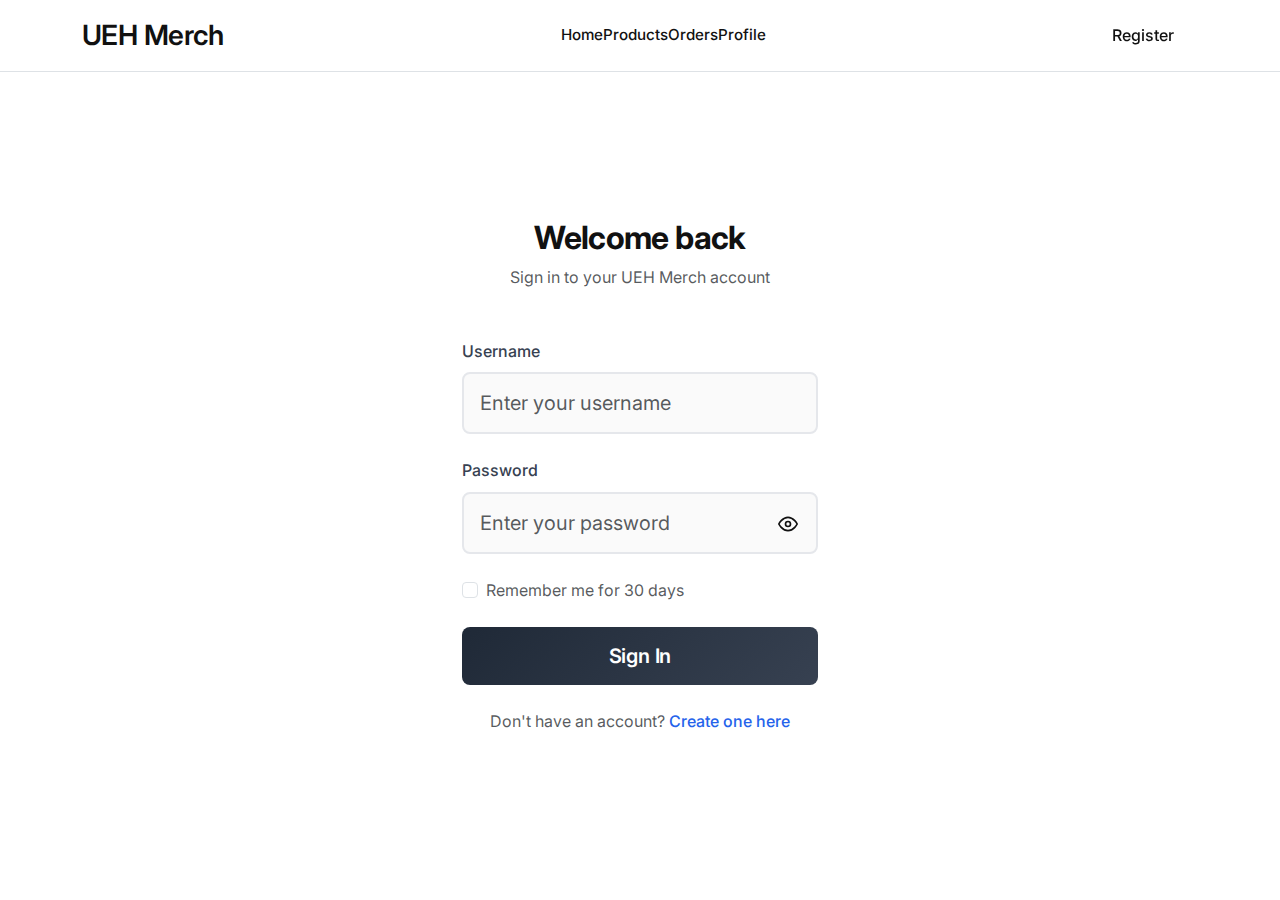
<file: profile.html>
<!DOCTYPE html>
<html lang="en">
<head>
    <meta charset="UTF-8">
    <meta name="viewport" content="width=device-width, initial-scale=1.0">
    <title>My Profile - UEH Merch</title>
    
    <!-- Bootstrap 5.3 CSS -->
    <link href="https://cdn.jsdelivr.net/npm/bootstrap@5.3.0/dist/css/bootstrap.min.css" rel="stylesheet">
    
    <!-- Custom styles -->
    <link rel="stylesheet" href="styles.css">
    
    <!-- Fonts -->
    <link rel="preconnect" href="https://fonts.googleapis.com">
    <link rel="preconnect" href="https://fonts.gstatic.com" crossorigin>
    <link href="https://fonts.googleapis.com/css2?family=Inter:wght@300;400;500;600;700&display=swap" rel="stylesheet">
    
    <style>
        body {
            background-color: #f8f9fa;
            font-family: 'Inter', sans-serif;
        }
        
        .profile-header {
            background: linear-gradient(135deg, #1f2937 0%, #374151 100%);
            color: white;
            padding: 3rem 0;
        }
        
        .profile-avatar {
            width: 120px;
            height: 120px;
            background: linear-gradient(135deg, #2563eb 0%, #1d4ed8 100%);
            border-radius: 50%;
            display: flex;
            align-items: center;
            justify-content: center;
            font-size: 3rem;
            font-weight: 600;
            color: white;
            margin: 0 auto 1rem;
            border: 4px solid rgba(255,255,255,0.2);
        }
        
        .profile-card {
            background: white;
            border-radius: 16px;
            box-shadow: 0 4px 20px rgba(0,0,0,0.08);
            border: none;
        }
        
        .nav-tabs .nav-link {
            border: none;
            color: #6b7280;
            font-weight: 500;
            padding: 1rem 1.5rem;
            border-radius: 8px 8px 0 0;
        }
        
        .nav-tabs .nav-link.active {
            background-color: #f8f9fa;
            color: #1f2937;
            border-bottom: 2px solid #0F766E;
        }
        
        .form-control, .form-select {
            border: 1px solid #e5e7eb;
            border-radius: 8px;
            padding: 0.75rem 1rem;
            font-size: 0.95rem;
        }
        
        .form-control:focus, .form-select:focus {
            border-color: #0F766E;
            box-shadow: 0 0 0 0.2rem rgba(15, 118, 110, 0.25);
        }
        
        .order-item {
            border: 1px solid #e5e7eb;
            border-radius: 12px;
            transition: all 0.3s ease;
        }
        
        .order-item:hover {
            box-shadow: 0 4px 12px rgba(0,0,0,0.1);
            transform: translateY(-2px);
        }
        
        .order-status {
            font-size: 0.8rem;
            font-weight: 600;
            padding: 0.4rem 0.8rem;
            border-radius: 20px;
        }
        
        .status-completed {
            background-color: #d1fae5;
            color: #065f46;
        }
        
        .status-pending {
            background-color: #fef3c7;
            color: #92400e;
        }
        
        .status-shipping {
            background-color: #dbeafe;
            color: #1e40af;
        }
        
        .btn-save {
            background: linear-gradient(135deg, #0F766E 0%, #059669 100%);
            border: none;
            border-radius: 8px;
            padding: 0.75rem 2rem;
            font-weight: 500;
        }
        
        .btn-save:hover {
            background: linear-gradient(135deg, #059669 0%, #047857 100%);
        }
    </style>
</head>
<body>
    <!-- Navigation -->
    <nav class="navbar navbar-expand-lg navbar-light bg-white sticky-top shadow-sm">
        <div class="container-fluid px-3 px-lg-5">
            <a class="navbar-brand fw-semibold fs-4" href="index.html" style="color: #111;">UEH Merch</a>
            
            <button class="navbar-toggler border-0" type="button" data-bs-toggle="collapse" data-bs-target="#navbarNav">
                <span class="navbar-toggler-icon"></span>
            </button>
            
            <div class="collapse navbar-collapse" id="navbarNav">
                <ul class="navbar-nav mx-auto d-none d-lg-flex">
                    <li class="nav-item mx-3">
                        <a class="nav-link" href="index.html">Home</a>
                    </li>
                    <li class="nav-item mx-3">
                        <a class="nav-link" href="index.html#products">Products</a>
                    </li>
                </ul>
                
                <div class="d-flex align-items-center gap-3">
                    <a href="index.html" class="btn btn-outline-dark btn-sm rounded-pill px-3">
                        ← Back to Store
                    </a>
                </div>
            </div>
        </div>
    </nav>

    <!-- Profile Header -->
    <section class="profile-header">
        <div class="container">
            <div class="text-center">
                <div class="profile-avatar" id="profileAvatar">U</div>
                <h1 class="h3 mb-2" id="headerName">User Profile</h1>
                <p class="mb-0 opacity-75" id="headerEmail">user@ueh.edu.vn</p>
            </div>
        </div>
    </section>

    <!-- Profile Content -->
    <section class="py-5">
        <div class="container">
            <div class="row justify-content-center">
                <div class="col-lg-10 col-xl-8">
                    <div class="profile-card">
                        <!-- Tabs Navigation -->
                        <ul class="nav nav-tabs" id="profileTabs" role="tablist">
                            <li class="nav-item" role="presentation">
                                <button class="nav-link active" id="personal-tab" data-bs-toggle="tab" data-bs-target="#personal" type="button" role="tab">
                                    <svg width="16" height="16" viewBox="0 0 24 24" fill="none" stroke="currentColor" stroke-width="2" class="me-2">
                                        <path d="M20 21v-2a4 4 0 0 0-4-4H8a4 4 0 0 0-4 4v2"></path>
                                        <circle cx="12" cy="7" r="4"></circle>
                                    </svg>
                                    Personal Info
                                </button>
                            </li>
                            <li class="nav-item" role="presentation">
                                <button class="nav-link" id="orders-tab" data-bs-toggle="tab" data-bs-target="#orders" type="button" role="tab">
                                    <svg width="16" height="16" viewBox="0 0 24 24" fill="none" stroke="currentColor" stroke-width="2" class="me-2">
                                        <circle cx="8" cy="21" r="1"></circle>
                                        <circle cx="19" cy="21" r="1"></circle>
                                        <path d="M2.05 2.05h2l2.66 12.42a2 2 0 0 0 2 1.58h9.78a2 2 0 0 0 1.95-1.57L20.5 9H5.12"></path>
                                    </svg>
                                    Order History
                                </button>
                            </li>
                            <li class="nav-item" role="presentation">
                                <button class="nav-link" id="settings-tab" data-bs-toggle="tab" data-bs-target="#settings" type="button" role="tab">
                                    <svg width="16" height="16" viewBox="0 0 24 24" fill="none" stroke="currentColor" stroke-width="2" class="me-2">
                                        <circle cx="12" cy="12" r="3"></circle>
                                        <path d="M12 1v6m0 6v6m-8-8h6m6 0h6"></path>
                                    </svg>
                                    Settings
                                </button>
                            </li>
                        </ul>

                        <!-- Tab Content -->
                        <div class="tab-content p-4" id="profileTabContent">
                            <!-- Personal Info Tab -->
                            <div class="tab-pane fade show active" id="personal" role="tabpanel">
                                <h5 class="mb-4">Personal Information</h5>
                                <form id="personalInfoForm">
                                    <div class="row g-3">
                                        <div class="col-md-6">
                                            <label for="firstName" class="form-label">First Name</label>
                                            <input type="text" class="form-control" id="firstName" placeholder="Enter your first name">
                                        </div>
                                        <div class="col-md-6">
                                            <label for="lastName" class="form-label">Last Name</label>
                                            <input type="text" class="form-control" id="lastName" placeholder="Enter your last name">
                                        </div>
                                        <div class="col-md-6">
                                            <label for="email" class="form-label">Email Address</label>
                                            <input type="email" class="form-control" id="email" placeholder="your.email@ueh.edu.vn">
                                        </div>
                                        <div class="col-md-6">
                                            <label for="phone" class="form-label">Phone Number</label>
                                            <input type="tel" class="form-control" id="phone" placeholder="+84 XXX XXX XXX">
                                        </div>
                                        <div class="col-md-6">
                                            <label for="studentId" class="form-label">Student ID</label>
                                            <input type="text" class="form-control" id="studentId" placeholder="31XXXX">
                                        </div>
                                        <div class="col-md-6">
                                            <label for="faculty" class="form-label">Faculty</label>
                                            <select class="form-select" id="faculty">
                                                <option value="">Select your faculty</option>
                                                <option value="economics">School of Economics</option>
                                                <option value="business">School of Business Administration</option>
                                                <option value="finance">School of Finance</option>
                                                <option value="accounting">School of Accounting</option>
                                                <option value="law">School of Law</option>
                                                <option value="english">School of Foreign Languages</option>
                                            </select>
                                        </div>
                                        <div class="col-12">
                                            <label for="address" class="form-label">Address</label>
                                            <textarea class="form-control" id="address" rows="3" placeholder="Enter your full address"></textarea>
                                        </div>
                                        <div class="col-12">
                                            <button type="submit" class="btn btn-save text-white">
                                                <svg width="16" height="16" viewBox="0 0 24 24" fill="none" stroke="currentColor" stroke-width="2" class="me-2">
                                                    <path d="M19 21H5a2 2 0 0 1-2-2V5a2 2 0 0 1 2-2h11l5 5v11a2 2 0 0 1-2 2z"></path>
                                                    <polyline points="17,21 17,13 7,13 7,21"></polyline>
                                                    <polyline points="7,3 7,8 15,8"></polyline>
                                                </svg>
                                                Save Changes
                                            </button>
                                        </div>
                                    </div>
                                </form>
                            </div>

                            <!-- Order History Tab -->
                            <div class="tab-pane fade" id="orders" role="tabpanel">
                                <div class="d-flex justify-content-between align-items-center mb-4">
                                    <h5 class="mb-0">Order History</h5>
                                    <div class="d-flex gap-2">
                                        <select class="form-select form-select-sm" id="orderFilter" style="width: auto;">
                                            <option value="all">All Orders</option>
                                            <option value="completed">Completed</option>
                                            <option value="pending">Pending</option>
                                            <option value="shipping">Shipping</option>
                                        </select>
                                    </div>
                                </div>
                                
                                <div id="ordersList">
                                    <!-- Orders will be populated by JavaScript -->
                                </div>
                            </div>

                            <!-- Settings Tab -->
                            <div class="tab-pane fade" id="settings" role="tabpanel">
                                <h5 class="mb-4">Account Settings</h5>
                                
                                <!-- Change Password -->
                                <div class="card mb-4">
                                    <div class="card-body">
                                        <h6 class="card-title">Change Password</h6>
                                        <form id="changePasswordForm">
                                            <div class="row g-3">
                                                <div class="col-12">
                                                    <label for="currentPassword" class="form-label">Current Password</label>
                                                    <input type="password" class="form-control" id="currentPassword">
                                                </div>
                                                <div class="col-md-6">
                                                    <label for="newPassword" class="form-label">New Password</label>
                                                    <input type="password" class="form-control" id="newPassword">
                                                </div>
                                                <div class="col-md-6">
                                                    <label for="confirmPassword" class="form-label">Confirm New Password</label>
                                                    <input type="password" class="form-control" id="confirmPassword">
                                                </div>
                                                <div class="col-12">
                                                    <button type="submit" class="btn btn-save text-white">Update Password</button>
                                                </div>
                                            </div>
                                        </form>
                                    </div>
                                </div>

                                <!-- Notification Preferences -->
                                <div class="card mb-4">
                                    <div class="card-body">
                                        <h6 class="card-title">Notifications</h6>
                                        <div class="form-check">
                                            <input class="form-check-input" type="checkbox" id="emailNotifications" checked>
                                            <label class="form-check-label" for="emailNotifications">
                                                Email notifications for order updates
                                            </label>
                                        </div>
                                        <div class="form-check">
                                            <input class="form-check-input" type="checkbox" id="promotionalEmails" checked>
                                            <label class="form-check-label" for="promotionalEmails">
                                                Promotional emails and new arrivals
                                            </label>
                                        </div>
                                    </div>
                                </div>

                                <!-- Account Actions -->
                                <div class="card">
                                    <div class="card-body">
                                        <h6 class="card-title text-danger">Danger Zone</h6>
                                        <p class="card-text text-muted">Once you delete your account, there is no going back.</p>
                                        <button class="btn btn-outline-danger" onclick="confirmDeleteAccount()">Delete Account</button>
                                    </div>
                                </div>
                            </div>
                        </div>
                    </div>
                </div>
            </div>
        </div>
    </section>

    <!-- Toast Container -->
    <div class="toast-container position-fixed bottom-0 end-0 p-3" id="toastContainer">
        <!-- Toasts will be inserted here -->
    </div>

    <!-- Bootstrap JS -->
    <script src="https://cdn.jsdelivr.net/npm/bootstrap@5.3.0/dist/js/bootstrap.bundle.min.js"></script>
    
    <!-- Profile JavaScript -->
    <script src="profile.js"></script>
</body>
</html>
</file>
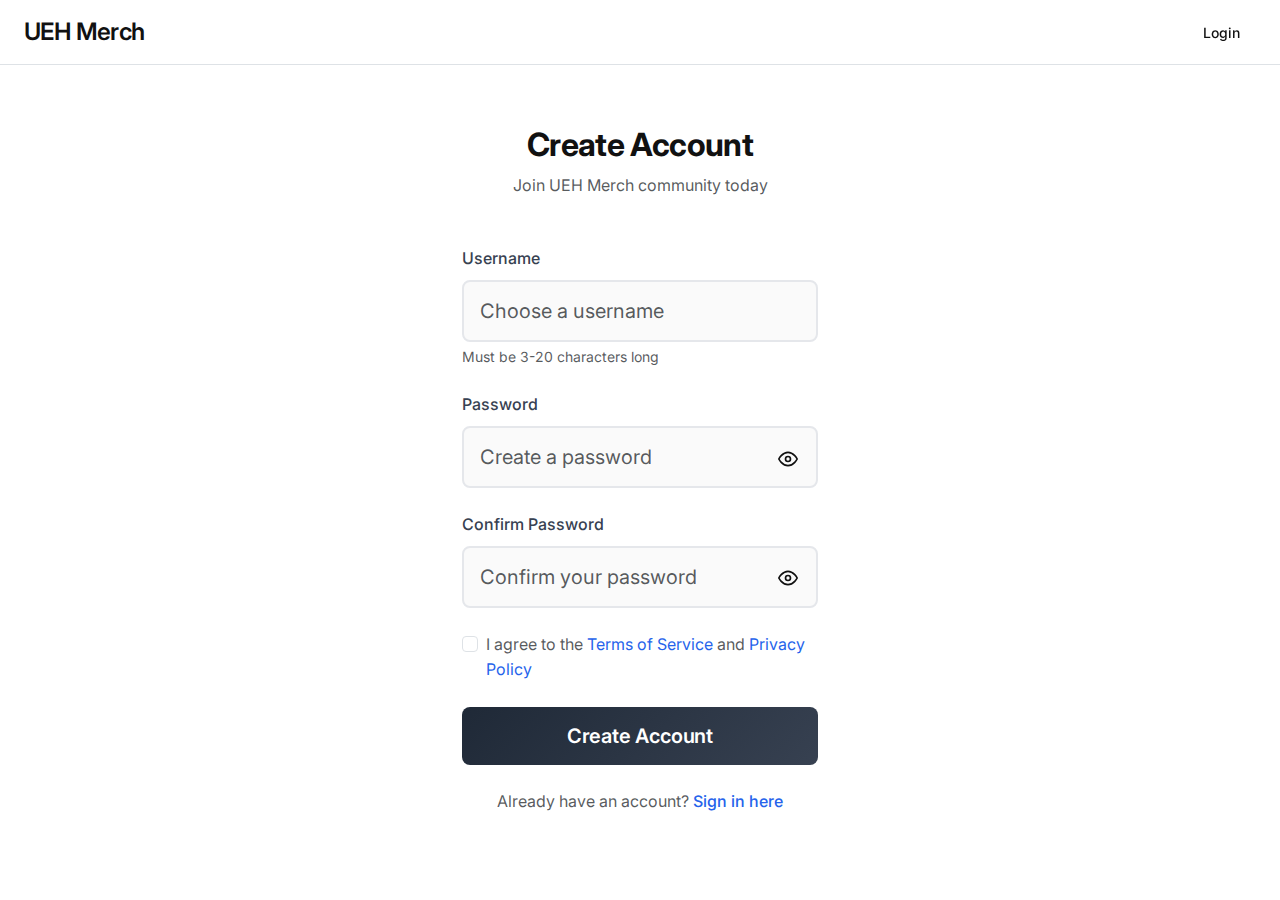
<file: register.html>
<!DOCTYPE html>
<html lang="en">
<head>
    <meta charset="UTF-8">
    <meta name="viewport" content="width=device-width, initial-scale=1.0">
    <title>Register - UEH Merch</title>
    
    <!-- Bootstrap 5.3 CSS -->
    <link href="https://cdn.jsdelivr.net/npm/bootstrap@5.3.0/dist/css/bootstrap.min.css" rel="stylesheet">
    
    <!-- Minimal custom styles -->
    <link rel="stylesheet" href="styles.css">
    
    <!-- Fonts -->
    <link rel="preconnect" href="https://fonts.googleapis.com">
    <link rel="preconnect" href="https://fonts.gstatic.com" crossorigin>
    <link href="https://fonts.googleapis.com/css2?family=Inter:wght@300;400;500;600;700&display=swap" rel="stylesheet">
</head>
<body class="bg-white">
    <!-- Simple Navigation -->
    <nav class="navbar navbar-light bg-white border-bottom">
        <div class="container-fluid px-4">
            <a class="navbar-brand fw-semibold fs-4" href="index.html" style="color: #111;">UEH Merch</a>
            <a href="login.html" class="btn btn-outline-dark btn-sm rounded-pill px-3">Login</a>
        </div>
    </nav>

    <!-- Register Form -->
    <main class="d-flex align-items-center justify-content-center" style="min-height: 90vh;">
        <div class="container">
            <div class="row justify-content-center">
                <div class="col-md-5 col-lg-4">
                    <div class="text-center mb-5">
                        <h1 class="h2 fw-bold mb-2" style="color: #111; letter-spacing: -0.02em;">Create Account</h1>
                        <p class="text-muted">Join UEH Merch community today</p>
                    </div>
                    
                    <form id="registerForm" class="needs-validation" novalidate>
                        <!-- Username Field -->
                        <div class="mb-4">
                            <label for="username" class="form-label fw-medium" style="color: #374151;">Username</label>
                            <input type="text" class="form-control form-control-lg rounded-3" id="username" required 
                                   style="border: 2px solid #e5e7eb; padding: 0.875rem 1rem; background: #fafafa;" 
                                   placeholder="Choose a username" minlength="3" maxlength="20">
                            <div class="invalid-feedback">Please choose a username (3-20 characters).</div>
                            <div class="form-text">Must be 3-20 characters long</div>
                        </div>
                        
                        <!-- Password Field -->
                        <div class="mb-4">
                            <label for="password" class="form-label fw-medium" style="color: #374151;">Password</label>
                            <div class="position-relative">
                                <input type="password" class="form-control form-control-lg rounded-3" id="password" required 
                                       style="border: 2px solid #e5e7eb; padding: 0.875rem 1rem; background: #fafafa;" 
                                       placeholder="Create a password" minlength="6">
                                <button type="button" class="btn btn-link position-absolute end-0 top-50 translate-middle-y me-2" 
                                        onclick="togglePassword('password')" style="border: none; background: none;">
                                    <svg width="20" height="20" viewBox="0 0 24 24" fill="none" stroke="currentColor" stroke-width="2">
                                        <path d="M1 12s4-8 11-8 11 8 11 8-4 8-11 8-11-8-11-8z"></path>
                                        <circle cx="12" cy="12" r="3"></circle>
                                    </svg>
                                </button>
                            </div>
                            <div class="invalid-feedback">Password must be at least 6 characters.</div>
                        </div>
                        
                        <!-- Confirm Password Field -->
                        <div class="mb-4">
                            <label for="confirmPassword" class="form-label fw-medium" style="color: #374151;">Confirm Password</label>
                            <div class="position-relative">
                                <input type="password" class="form-control form-control-lg rounded-3" id="confirmPassword" required 
                                       style="border: 2px solid #e5e7eb; padding: 0.875rem 1rem; background: #fafafa;" 
                                       placeholder="Confirm your password">
                                <button type="button" class="btn btn-link position-absolute end-0 top-50 translate-middle-y me-2" 
                                        onclick="togglePassword('confirmPassword')" style="border: none; background: none;">
                                    <svg width="20" height="20" viewBox="0 0 24 24" fill="none" stroke="currentColor" stroke-width="2">
                                        <path d="M1 12s4-8 11-8 11 8 11 8-4 8-11 8-11-8-11-8z"></path>
                                        <circle cx="12" cy="12" r="3"></circle>
                                    </svg>
                                </button>
                            </div>
                            <div class="invalid-feedback">Passwords do not match.</div>
                        </div>
                        
                        <!-- Terms Agreement -->
                        <div class="mb-4">
                            <div class="form-check">
                                <input class="form-check-input" type="checkbox" id="agreeTerms" required>
                                <label class="form-check-label text-muted" for="agreeTerms">
                                    I agree to the <a href="#" class="text-decoration-none" style="color: #2563eb;">Terms of Service</a> 
                                    and <a href="#" class="text-decoration-none" style="color: #2563eb;">Privacy Policy</a>
                                </label>
                                <div class="invalid-feedback">You must agree to the terms.</div>
                            </div>
                        </div>
                        
                        <!-- Register Button -->
                        <div class="d-grid gap-2 mb-4">
                            <button type="submit" class="btn btn-dark btn-lg rounded-3" style="
                                font-weight: 600; 
                                padding: 0.875rem;
                                background: linear-gradient(135deg, #1f2937 0%, #374151 100%);
                                border: none;
                                letter-spacing: -0.01em;
                            ">
                                Create Account
                            </button>
                        </div>
                        
                        <!-- Login Link -->
                        <div class="text-center">
                            <p class="text-muted mb-0">
                                Already have an account? 
                                <a href="login.html" class="text-decoration-none fw-medium" style="color: #2563eb;">
                                    Sign in here
                                </a>
                            </p>
                        </div>
                    </form>
                </div>
            </div>
        </div>
    </main>

    <!-- Bootstrap JS -->
    <script src="https://cdn.jsdelivr.net/npm/bootstrap@5.3.0/dist/js/bootstrap.bundle.min.js"></script>
    <script>
        // Form validation and submission
        document.getElementById('registerForm').addEventListener('submit', function(e) {
            e.preventDefault();
            
            const password = document.getElementById('password').value;
            const confirmPassword = document.getElementById('confirmPassword').value;
            
            // Check if passwords match
            if (password !== confirmPassword) {
                document.getElementById('confirmPassword').setCustomValidity('Passwords do not match');
            } else {
                document.getElementById('confirmPassword').setCustomValidity('');
            }
            
            if (!this.checkValidity()) {
                e.stopPropagation();
                this.classList.add('was-validated');
                return;
            }
            
            const username = document.getElementById('username').value;
            
            // Simple registration (replace with real registration)
            if (username && password && confirmPassword) {
                // Store registration data
                localStorage.setItem('isLoggedIn', 'true');
                localStorage.setItem('username', username);
                
                // Show success message and redirect
                alert('Account created successfully! Welcome to UEH Merch!');
                window.location.href = 'index.html';
            }
        });
        
        // Toggle password visibility
        function togglePassword(inputId) {
            const passwordInput = document.getElementById(inputId);
            const type = passwordInput.getAttribute('type') === 'password' ? 'text' : 'password';
            passwordInput.setAttribute('type', type);
        }
        
        // Real-time password confirmation validation
        document.getElementById('confirmPassword').addEventListener('input', function() {
            const password = document.getElementById('password').value;
            const confirmPassword = this.value;
            
            if (password !== confirmPassword) {
                this.setCustomValidity('Passwords do not match');
            } else {
                this.setCustomValidity('');
            }
        });
    </script>
</body>
</html>
</file>
<file: styles.css>
/* Custom CSS for UEH Merch Store - Apple-inspired Design */

/* Import Inter font and set base styles */
* {
    box-sizing: border-box;
}

body {
    font-family: 'Inter', system-ui, -apple-system, 'Segoe UI', Roboto, sans-serif;
    line-height: 1.6;
    color: #111;
    background-color: #fff;
    overflow-x: hidden;
}

/* Navigation Styles */
#mainNav {
    transition: all 0.3s ease;
    border-bottom: 1px solid transparent;
    padding: 1rem 0;
}

#mainNav.scrolled {
    backdrop-filter: blur(20px);
    -webkit-backdrop-filter: blur(20px);
    background-color: rgba(255, 255, 255, 0.8) !important;
    border-bottom-color: rgba(0, 0, 0, 0.1);
    padding: 0.5rem 0;
}

.navbar-brand {
    font-weight: 600 !important;
    letter-spacing: -0.025em;
}

.navbar-nav .nav-link {
    color: #111 !important;
    font-weight: 400;
    font-size: 0.95rem;
    padding: 0.5rem 0 !important;
    transition: color 0.2s ease;
    position: relative;
}

.navbar-nav .nav-link:hover {
    color: #0F766E !important;
}

.navbar-nav .nav-link::after {
    content: '';
    position: absolute;
    bottom: 0;
    left: 50%;
    width: 0;
    height: 2px;
    background-color: #0F766E;
    transition: all 0.3s ease;
    transform: translateX(-50%);
}

.navbar-nav .nav-link:hover::after {
    width: 100%;
}

/* Button styles */
.btn {
    border-radius: 8px;
    font-weight: 500;
    transition: all 0.2s ease;
    border: none;
    transform: translateZ(0);
}

.btn-dark {
    background-color: #111;
    border-color: #111;
}

.btn-dark:hover {
    background-color: #333;
    border-color: #333;
    transform: translateY(-1px);
}

.btn-outline-dark {
    color: #111;
    border-color: #111;
}

.btn-outline-dark:hover {
    background-color: #111;
    border-color: #111;
    transform: translateY(-1px);
}

.btn-link {
    color: #111 !important;
    transition: color 0.2s ease;
}

.btn-link:hover {
    color: #0F766E !important;
}

/* Focus styles for accessibility */
.btn:focus,
button:focus,
input:focus,
select:focus,
textarea:focus {
    outline: 2px solid #0F766E;
    outline-offset: 2px;
    box-shadow: none;
}

/* Hero Section Animations */
.hero-section {
    position: relative;
}

/* Apple-style floating animation */
@keyframes float {
    0%, 100% {
        transform: translateY(0px);
    }
    50% {
        transform: translateY(-20px);
    }
}

/* Scroll indicator animation */
@keyframes scroll {
    0% {
        opacity: 1;
        transform: translateX(-50%) translateY(0);
    }
    50% {
        opacity: 0.5;
        transform: translateX(-50%) translateY(8px);
    }
    100% {
        opacity: 1;
        transform: translateX(-50%) translateY(0);
    }
}

/* Hero background with parallax effect */
.hero-background {
    will-change: transform;
    transition: transform 0.1s ease-out;
}

/* Glass morphism effects for hero cards */
.info-card {
    backdrop-filter: blur(20px);
    -webkit-backdrop-filter: blur(20px);
    border: 1px solid rgba(255, 255, 255, 0.2);
}

/* Hero stats styling */
.hero-stats .stat-item {
    text-align: center;
}

.hero-stats .h3 {
    font-size: 1.5rem;
    font-weight: 600;
    line-height: 1;
}

.hero-stats small {
    font-size: 0.75rem;
    font-weight: 400;
    text-transform: uppercase;
    letter-spacing: 0.5px;
}

/* Enhanced hero content animations */
.hero-content .badge {
    animation: fadeIn 1s ease-out 0.2s both;
}

.hero-content h1 {
    animation: fadeIn 1.2s ease-out 0.4s both;
}

.hero-content .lead {
    animation: slideUp 1s ease-out 0.6s both;
}

.hero-actions {
    animation: slideUp 1s ease-out 0.8s both;
}

.hero-stats {
    animation: slideUp 1s ease-out 1s both;
}

/* Product showcase animations */
.floating-product {
    will-change: transform;
}

.product-showcase .info-card {
    will-change: transform;
}

.fade-in {
    animation: fadeIn 1s ease-out;
}

.slide-up {
    animation: slideUp 1s ease-out 0.3s both;
}

.slide-up-delayed {
    animation: slideUp 1s ease-out 0.6s both;
}

@keyframes fadeIn {
    from {
        opacity: 0;
        transform: translateY(30px);
    }
    to {
        opacity: 1;
        transform: translateY(0);
    }
}

@keyframes slideUp {
    from {
        opacity: 0;
        transform: translateY(50px);
    }
    to {
        opacity: 1;
        transform: translateY(0);
    }
}

/* Featured Tiles */
.featured-tile {
    transition: all 0.3s ease;
    cursor: pointer;
    transform: translateZ(0);
}

.featured-tile:hover {
    transform: scale(1.02);
    box-shadow: 0 20px 40px rgba(0, 0, 0, 0.1);
}

/* Product Cards - Apple-style grid layout */
.product-card {
    background: #fff;
    border-radius: 20px;
    overflow: hidden;
    transition: all 0.3s ease;
    border: none;
    box-shadow: 0 2px 16px rgba(0, 0, 0, 0.06);
    position: relative;
    height: 450px;
    width: 85%; /* Thu nhỏ width từ 100% xuống 85% */
    margin: 0 auto 2rem auto; /* Center card và tạo khoảng trống 2 bên */
}

/* Image fills entire card */
.product-image-container {
    position: relative;
    width: 100%;
    height: 100%;
    background: #f8f9fa;
    display: flex;
    align-items: center;
    justify-content: center;
    overflow: hidden;
}

.product-image {
    width: 100%;
    height: 100%;
    object-fit: cover;
    transition: transform 0.3s ease;
    display: block !important;
    opacity: 1 !important;
    visibility: visible !important;
    z-index: 1;
}

.product-card:hover .product-image {
    transform: scale(1.05);
}

.product-image-placeholder {
    width: 100%;
    height: 100%;
    background: linear-gradient(135deg, #f1f5f9 0%, #e2e8f0 100%);
    display: none !important;
    align-items: center;
    justify-content: center;
    flex-direction: column;
    color: #64748b;
    position: absolute;
    top: 0;
    left: 0;
    z-index: 0;
}

/* Overlay content */
.product-content {
    position: absolute;
    bottom: 0;
    left: 0;
    right: 0;
    padding: 24px;
    background: rgba(255, 255, 255, 0.75);
    backdrop-filter: blur(8px);
    -webkit-backdrop-filter: blur(8px);
    border-top: 1px solid rgba(255, 255, 255, 0.2);
    display: flex;
    flex-direction: column;
    justify-content: center;
    z-index: 10;
    transition: all 0.3s ease;
}

.product-card:hover .product-content {
    background: rgba(255, 255, 255, 0.85);
    backdrop-filter: blur(12px);
    -webkit-backdrop-filter: blur(12px);
}

/* Typography */
.product-title {
    font-size: 1.5rem;
    font-weight: 600;
    color: #1d1d1f;
    margin-bottom: 0.25rem;
    line-height: 1.1;
    letter-spacing: -0.022em;
    text-align: center;
}

.product-subtitle {
    font-size: 0.9rem;
    color: #86868b;
    margin-bottom: 1rem;
    font-weight: 400;
    line-height: 1.2;
    text-align: center;
}

/* Color picker */
.color-picker {
    display: flex;
    justify-content: center;
    gap: 6px;
    margin-bottom: 1rem;
}

.color-swatch {
    width: 18px;
    height: 18px;
    border-radius: 50%;
    border: 1.5px solid rgba(255, 255, 255, 0.8);
    cursor: pointer;
    transition: all 0.2s ease;
    position: relative;
    box-shadow: 0 2px 8px rgba(0, 0, 0, 0.1);
}

.color-swatch:hover {
    transform: scale(1.1);
    border-color: #0071e3;
    box-shadow: 0 4px 12px rgba(0, 0, 0, 0.2);
}

.color-swatch.selected {
    border-color: #0071e3;
    box-shadow: 0 0 0 2px rgba(0, 113, 227, 0.3);
}

/* Pricing */
.product-pricing {
    text-align: center;
    margin-bottom: 1rem;
}

.product-price {
    font-size: 0.9rem;
    font-weight: 400;
    color: #1d1d1f;
    line-height: 1.4;
}

/* Buy button */
.btn-buy {
    background: #0071e3;
    color: white;
    border: none;
    border-radius: 980px;
    padding: 12px 22px;
    font-size: 1rem;
    font-weight: 400;
    width: 100%;
    transition: all 0.2s ease;
    letter-spacing: -0.022em;
}

.btn-buy:hover {
    background: #0077ed;
    color: white;
    transform: translateY(-1px);
}

.btn-buy:active {
    transform: translateY(0);
    background: #006edb;
}

/* Grid Layout - Remove all conflicting rules and use clean Bootstrap grid */
.product-item {
    margin-bottom: 2rem;
    padding: 0 15px; /* Bootstrap column padding */
}

/* Remove any display overrides that break Bootstrap grid */
#productsGrid {
    /* Let Bootstrap handle the grid display */
}

.product-badge,
.btn-quick-view {
    display: none !important;
}

/* Bootstrap grid responsive breakpoints */
@media (min-width: 1200px) {
    .product-item.col-lg-3 {
        flex: 0 0 25%; /* 4 columns on large screens */
        max-width: 25%;
    }
}

@media (min-width: 768px) and (max-width: 1199.98px) {
    .product-item.col-md-6 {
        flex: 0 0 50%; /* 2 columns on medium screens */
        max-width: 50%;
    }
}

@media (max-width: 767.98px) {
    .product-item.col-sm-12 {
        flex: 0 0 100%; /* 1 column on small screens */
        max-width: 100%;
    }
    
    .product-card {
        height: 380px; /* Smaller height on mobile */
    }
}

/* Responsive adjustments */
@media (max-width: 768px) {
    .product-card {
        height: 380px;
    }
    
    .product-content {
        padding: 20px;
    }
    
    .product-title {
        font-size: 1.25rem;
    }
    
    .color-picker {
        gap: 6px;
        margin-bottom: 1rem;
    }
    
    .color-swatch {
        width: 18px;
        height: 18px;
    }
}

/* Responsive adjustments */
@media (max-width: 768px) {
    .hero-section {
        min-height: 70vh !important;
        padding: 2rem 0;
    }
    
    .display-3 {
        font-size: 2.5rem;
    }
    
    .featured-tile {
        min-height: 250px !important;
    }
    
    .product-image {
        height: 200px;
    }
    
    .container-fluid {
        padding-left: 1rem !important;
        padding-right: 1rem !important;
    }
}

/* Reduced motion preferences */
@media (prefers-reduced-motion: reduce) {
    * {
        animation-duration: 0.01ms !important;
        animation-iteration-count: 1 !important;
        transition-duration: 0.01ms !important;
    }
}

/* Print styles */
@media print {
    .navbar, .btn, .modal, .offcanvas, .toast-container {
        display: none !important;
    }
}

/* High contrast mode support */
@media (prefers-contrast: high) {
    .btn-outline-dark {
        border-width: 2px;
    }
    
    .product-card {
        border-width: 2px;
    }
}

/* Section spacing */
section {
    padding: 4rem 0;
}

@media (min-width: 768px) {
    section {
        padding: 5rem 0;
    }
}

/* Typography refinements */
h1, h2, h3, h4, h5, h6 {
    letter-spacing: -0.025em;
    line-height: 1.2;
}

.display-3 {
    font-weight: 300;
}

.display-5 {
    font-weight: 300;
}

/* Utility classes */
.text-ueh {
    color: #0F766E !important;
}

.bg-ueh {
    background-color: #0F766E !important;
}

.border-ueh {
    border-color: #0F766E !important;
}

/* Enhanced styling for "Wear UEH" text to make it more prominent */
.wear-ueh-highlight {
    background: linear-gradient(135deg, #00d4ff 0%, #00bfff 25%, #00e5ff 50%, #40e0d0 75%, #00ffff 100%) !important;
    -webkit-background-clip: text !important;
    -webkit-text-fill-color: transparent !important;
    background-clip: text !important;
    font-weight: 700 !important;
    letter-spacing: -0.02em !important;
    position: relative;
    display: inline-block;
}

/* Fallback for browsers that don't support background-clip: text */
@supports not (-webkit-background-clip: text) {
    .wear-ueh-highlight {
        color: #00d4ff !important;
    }
}
</file>
<file: orders.css>
/* Orders Page Styles - Apple Minimalist Design */

/* Color Variables */
:root {
    --apple-blue: #007AFF;
    --apple-blue-hover: #0056CC;
    --apple-blue-light: rgba(0, 122, 255, 0.1);
    --text-primary: #1D1D1F;
    --text-secondary: #86868B;
    --text-muted: #999;
    --border-light: #D2D2D7;
    --bg-white: #fff;
    --bg-light: #F2F2F7;
    --shadow-light: 0 2px 8px rgba(0, 0, 0, 0.08);
    --shadow-hover: 0 4px 16px rgba(0, 0, 0, 0.12);
    --border-radius: 12px;
    --border-radius-sm: 8px;
}

/* Order Tabs Container */
.order-tabs-container {
    background: var(--bg-white);
    border-radius: var(--border-radius);
    box-shadow: var(--shadow-light);
    padding: 0;
    overflow: hidden;
    margin-bottom: 24px;
}

.order-tabs {
    display: flex;
    overflow-x: auto;
    scrollbar-width: none;
    -ms-overflow-style: none;
}

.order-tabs::-webkit-scrollbar {
    display: none;
}

.order-tab {
    flex: 1;
    min-width: 140px;
    background: none;
    border: none;
    padding: 16px 12px;
    color: var(--text-primary);
    font-size: 14px;
    font-weight: 500;
    cursor: pointer;
    transition: all 0.3s ease;
    position: relative;
    text-align: center;
    border-bottom: 3px solid transparent;
}

.order-tab:hover {
    background-color: var(--apple-blue-light);
    color: var(--apple-blue);
}

.order-tab.active {
    color: var(--apple-blue);
    font-weight: 600;
    border-bottom-color: var(--apple-blue);
    background-color: var(--apple-blue-light);
}

.order-tab span:first-child {
    display: block;
    margin-bottom: 4px;
}

.order-count {
    display: inline-block;
    background: var(--apple-blue);
    color: white;
    font-size: 11px;
    font-weight: 600;
    padding: 2px 6px;
    border-radius: 10px;
    min-width: 16px;
    height: 16px;
    line-height: 12px;
}

.order-tab:not(.active) .order-count {
    background: var(--text-muted);
}

/* Order Cards */
.order-card {
    background: var(--bg-white);
    border: 1px solid var(--border-light);
    border-radius: var(--border-radius);
    margin-bottom: 16px;
    box-shadow: var(--shadow-light);
    transition: all 0.3s ease;
    overflow: hidden;
}

.order-card:hover {
    box-shadow: var(--shadow-hover);
    transform: translateY(-2px);
}

/* Order Header */
.order-header {
    display: flex;
    justify-content: space-between;
    align-items: center;
    padding: 16px 20px;
    border-bottom: 1px solid var(--border-light);
    background: var(--bg-light);
}

.order-info {
    display: flex;
    flex-direction: column;
    gap: 4px;
}

.order-id {
    font-weight: 600;
    font-size: 16px;
    color: var(--text-primary);
}

.order-date {
    font-size: 13px;
    color: var(--text-secondary);
}

.order-status-chip {
    padding: 6px 12px;
    border-radius: 20px;
    font-size: 12px;
    font-weight: 600;
    text-transform: uppercase;
    letter-spacing: 0.5px;
}

.status-pending { background: #fff3e0; color: #f57c00; }
.status-shipping { background: #e3f2fd; color: #1976d2; }
.status-ready { background: #f3e5f5; color: #7b1fa2; }
.status-completed { background: #e8f5e8; color: #388e3c; }
.status-cancelled { background: #ffebee; color: #d32f2f; }
.status-refund { background: #fff8e1; color: #f9a825; }

/* Order Items */
.order-items {
    padding: 20px;
}

.order-item {
    display: grid;
    grid-template-columns: 64px 1fr auto auto auto;
    gap: 16px;
    align-items: center;
    padding: 12px 0;
    border-bottom: 1px solid #f5f5f5;
}

.order-item:last-child {
    border-bottom: none;
    padding-bottom: 0;
}

.item-image {
    width: 64px;
    height: 64px;
    object-fit: cover;
    border-radius: var(--border-radius-sm);
    border: 1px solid var(--border-light);
}

.item-details {
    min-width: 0;
}

.item-name {
    font-size: 15px;
    font-weight: 500;
    color: var(--text-primary);
    margin: 0 0 4px 0;
    line-height: 1.4;
}

.item-variant {
    font-size: 13px;
    color: var(--text-secondary);
    margin: 0;
}

.item-quantity {
    font-size: 14px;
    color: var(--text-secondary);
    text-align: center;
    min-width: 40px;
}

.item-price {
    font-size: 14px;
    color: var(--text-secondary);
    text-align: right;
    min-width: 80px;
}

.item-total {
    font-size: 15px;
    font-weight: 600;
    color: var(--apple-blue);
    text-align: right;
    min-width: 100px;
}

/* Order Footer */
.order-footer {
    padding: 20px;
    border-top: 1px solid var(--border-light);
    background: #fafafa;
}

.order-summary {
    margin-bottom: 16px;
}

.summary-row {
    display: flex;
    justify-content: space-between;
    margin-bottom: 8px;
    font-size: 14px;
}

.summary-row span:first-child {
    color: var(--text-secondary);
}

.summary-row span:last-child {
    color: var(--text-primary);
    font-weight: 500;
}

.summary-row.total {
    font-size: 16px;
    font-weight: 600;
    padding-top: 8px;
    border-top: 1px solid var(--border-light);
    margin-top: 8px;
}

.summary-row.total span {
    color: var(--apple-blue);
}

.order-details {
    display: flex;
    justify-content: space-between;
    align-items: flex-end;
    gap: 20px;
}

.payment-shipping-info {
    display: flex;
    flex-direction: column;
    gap: 4px;
    font-size: 13px;
    color: var(--text-secondary);
    flex: 1;
}

.order-actions {
    display: flex;
    align-items: center;
    gap: 8px;
    flex-shrink: 0;
}

.order-actions .btn {
    border-radius: 20px;
    font-size: 13px;
    padding: 6px 16px;
    font-weight: 500;
    transition: all 0.3s ease;
}

.order-actions .btn-primary {
    background: var(--apple-blue);
    border-color: var(--apple-blue);
}

.order-actions .btn-primary:hover {
    background: var(--apple-blue-hover);
    border-color: var(--apple-blue-hover);
    transform: translateY(-1px);
}

.order-actions .btn-outline-primary {
    color: var(--apple-blue);
    border-color: var(--apple-blue);
}

.order-actions .btn-outline-primary:hover {
    background: var(--apple-blue);
    border-color: var(--apple-blue);
}

.order-detail-link {
    color: var(--text-secondary);
    text-decoration: none;
    font-size: 13px;
    font-weight: 500;
}

.order-detail-link:hover {
    color: var(--apple-blue);
    text-decoration: underline;
}

/* Empty State */
#emptyState {
    padding: 60px 0;
}

#emptyState svg {
    margin-bottom: 16px;
}

#emptyState h5 {
    color: var(--text-secondary);
    margin-bottom: 8px;
}

#emptyState p {
    color: var(--text-muted);
    margin-bottom: 24px;
}

#emptyState .btn {
    background: var(--apple-blue);
    border-color: var(--apple-blue);
    padding: 12px 32px;
    font-weight: 500;
}

/* Responsive Design */
@media (max-width: 768px) {
    .order-tab {
        min-width: 120px;
        padding: 12px 8px;
        font-size: 13px;
    }
    
    .order-card {
        margin-bottom: 12px;
    }
    
    .order-header {
        padding: 12px 16px;
        flex-direction: column;
        align-items: flex-start;
        gap: 8px;
    }
    
    .order-items {
        padding: 16px;
    }
    
    .order-item {
        grid-template-columns: 56px 1fr auto;
        gap: 12px;
    }
    
    .item-image {
        width: 56px;
        height: 56px;
    }
    
    .item-quantity,
    .item-price {
        display: none;
    }
    
    .item-total {
        min-width: auto;
    }
    
    .order-footer {
        padding: 16px;
    }
    
    .order-details {
        flex-direction: column;
        align-items: stretch;
        gap: 16px;
    }
    
    .order-actions {
        justify-content: center;
        flex-wrap: wrap;
    }
}

@media (max-width: 576px) {
    .order-tabs {
        padding: 0 8px;
    }
    
    .order-tab {
        min-width: 100px;
        padding: 10px 6px;
        font-size: 12px;
    }
    
    .order-count {
        font-size: 10px;
        padding: 1px 4px;
        min-width: 14px;
        height: 14px;
        line-height: 11px;
    }
    
    .order-item {
        grid-template-columns: 48px 1fr auto;
        gap: 10px;
    }
    
    .item-image {
        width: 48px;
        height: 48px;
    }
    
    .item-name {
        font-size: 14px;
    }
    
    .item-variant {
        font-size: 12px;
    }
}

/* Loading Animation */
.loading {
    display: flex;
    justify-content: center;
    align-items: center;
    padding: 40px;
}

.loading::after {
    content: '';
    width: 32px;
    height: 32px;
    border: 3px solid var(--border-light);
    border-top: 3px solid var(--apple-blue);
    border-radius: 50%;
    animation: spin 1s linear infinite;
}

@keyframes spin {
    0% { transform: rotate(0deg); }
    100% { transform: rotate(360deg); }
}

/* Smooth Transitions */
* {
    transition: color 0.3s ease, background-color 0.3s ease, border-color 0.3s ease;
}

/* Custom Scrollbar for Order Tabs */
.order-tabs {
    scrollbar-width: thin;
    scrollbar-color: var(--border-light) transparent;
}

.order-tabs::-webkit-scrollbar {
    height: 4px;
}

.order-tabs::-webkit-scrollbar-track {
    background: transparent;
}

.order-tabs::-webkit-scrollbar-thumb {
    background: var(--border-light);
    border-radius: 2px;
}

.order-tabs::-webkit-scrollbar-thumb:hover {
    background: var(--text-muted);
}
</file>
